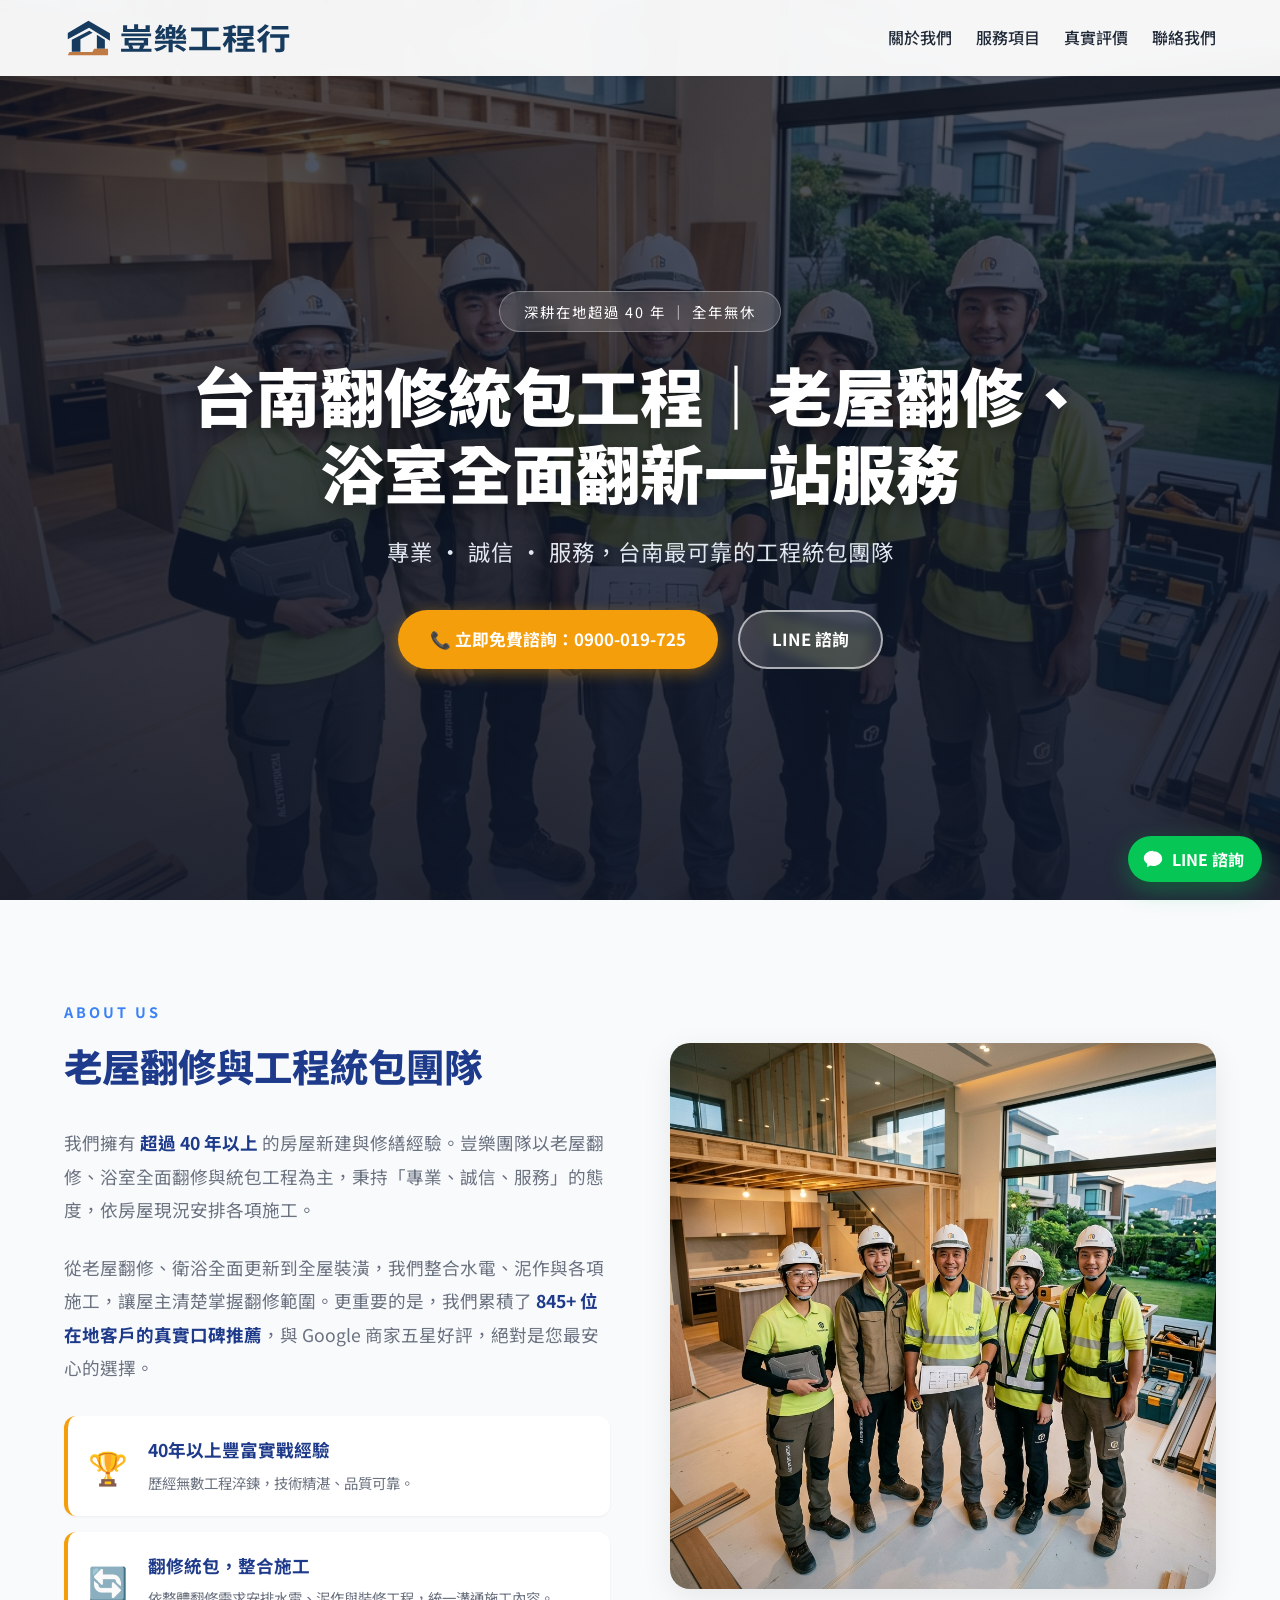
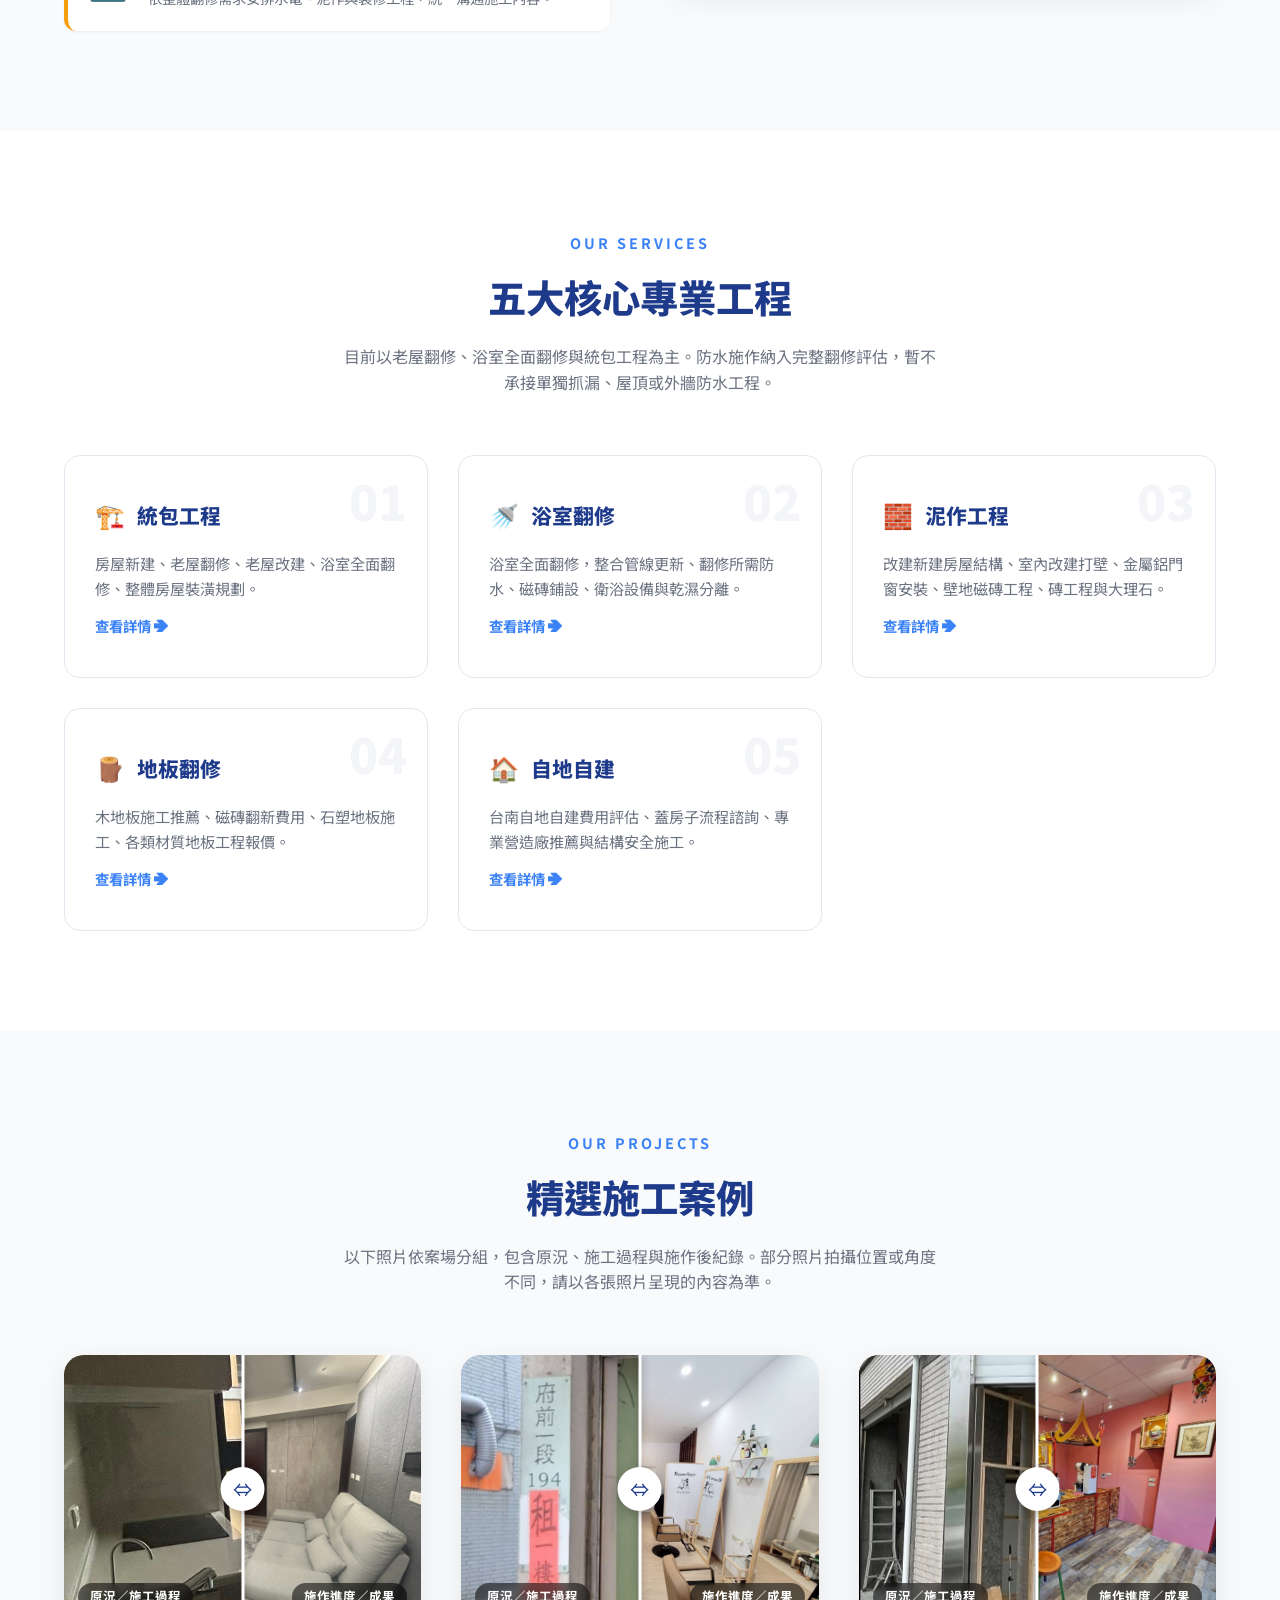
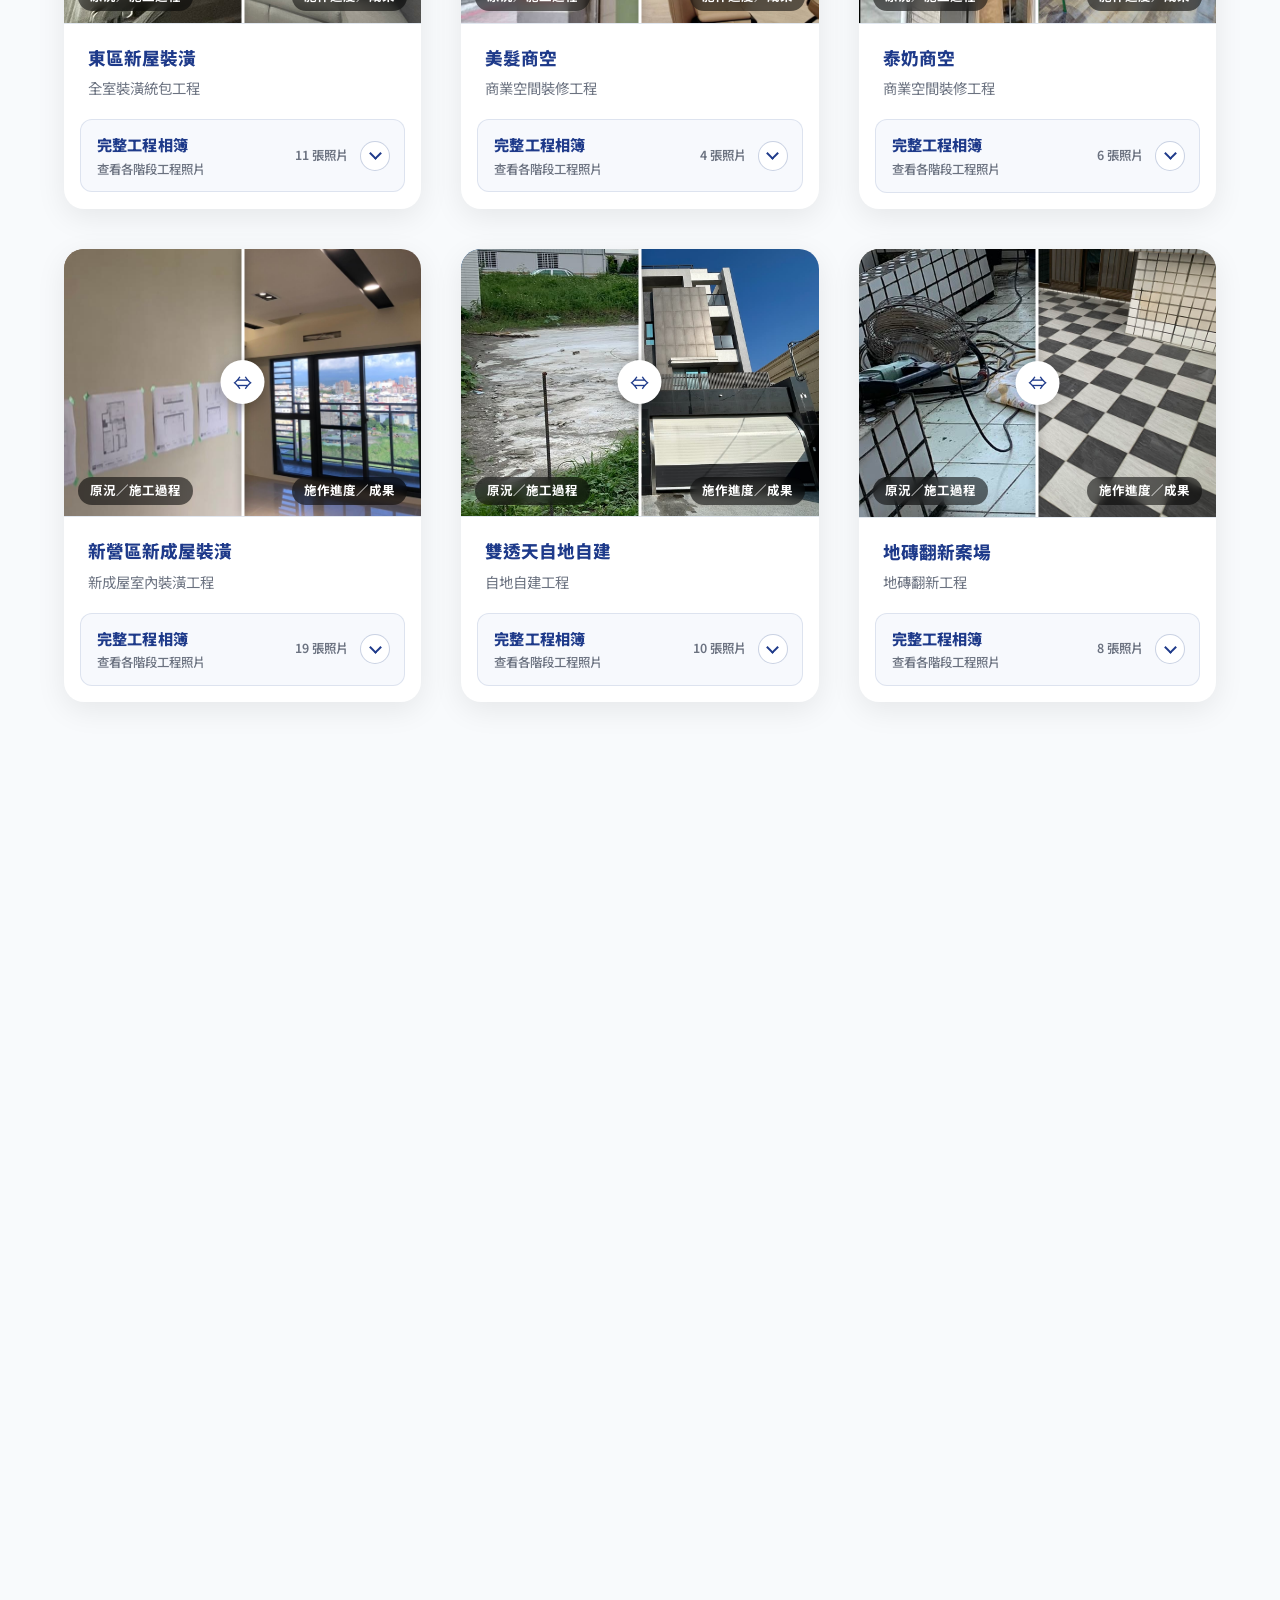
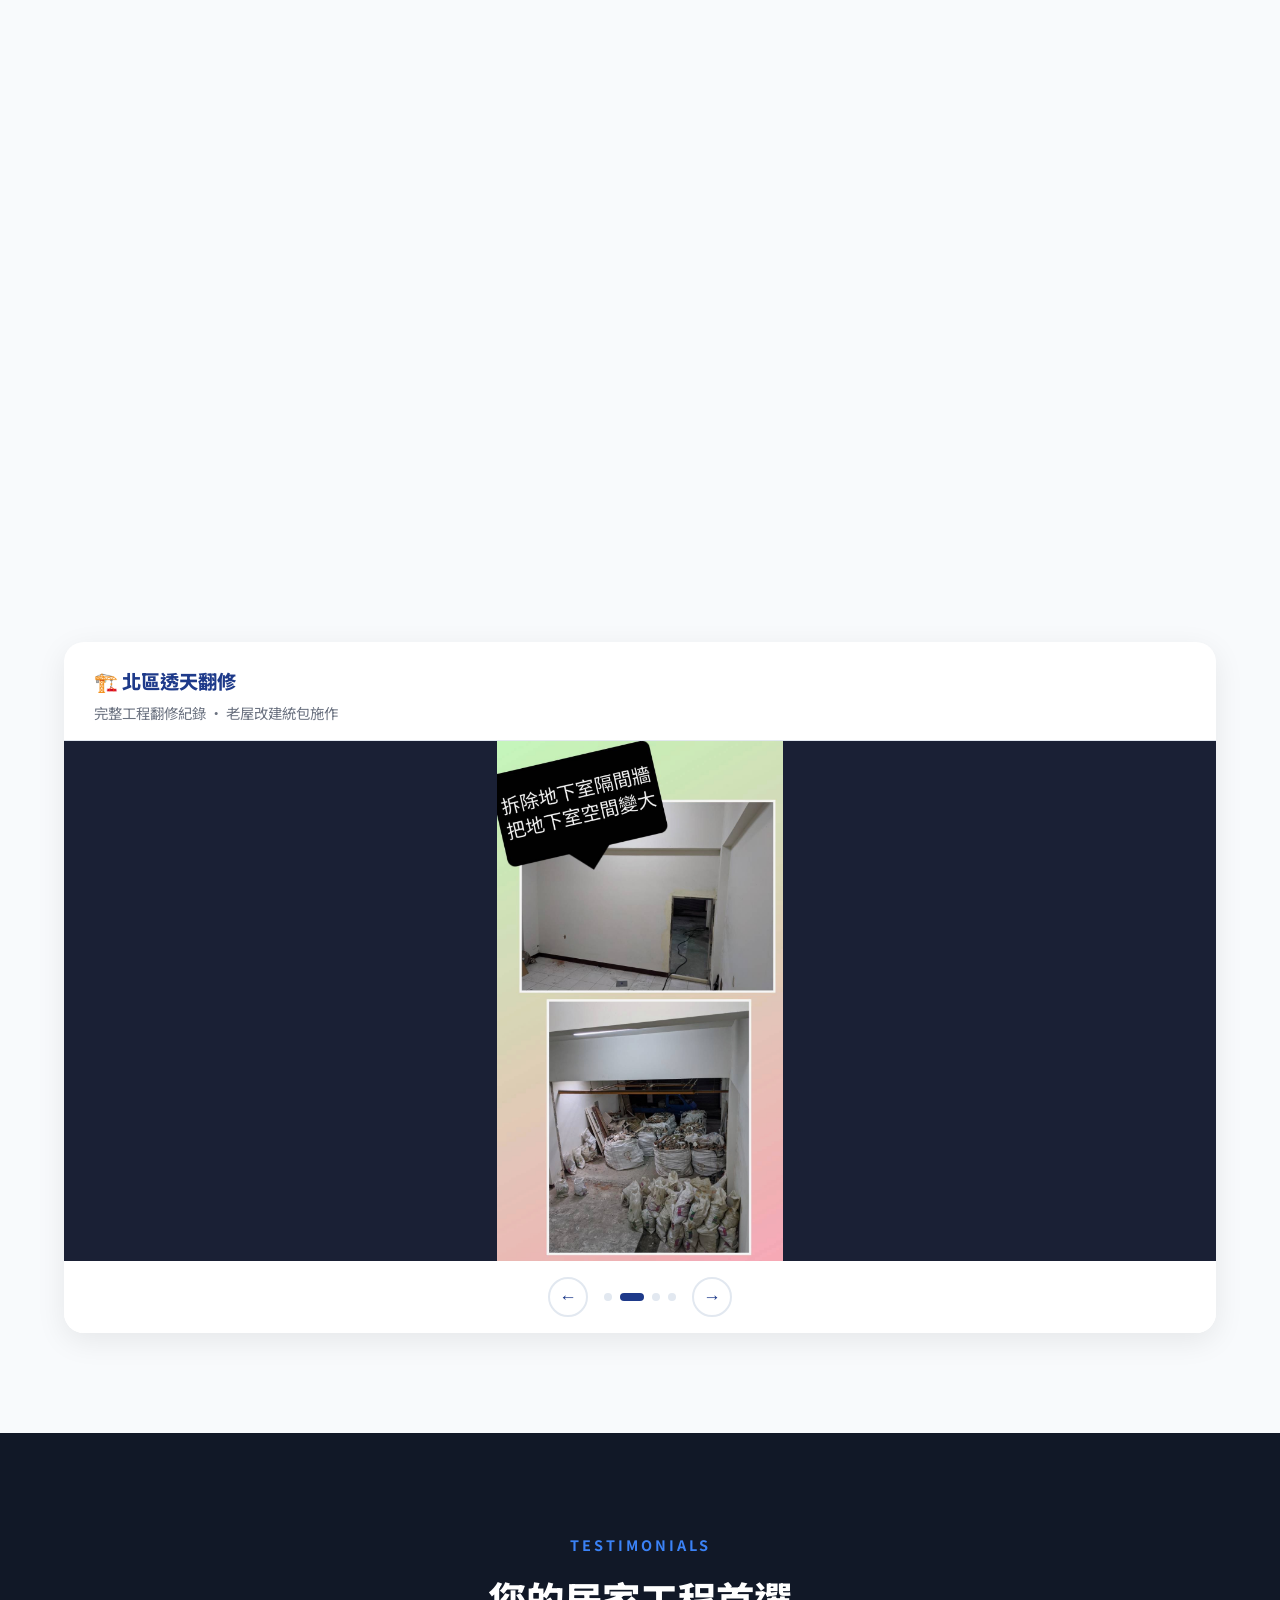
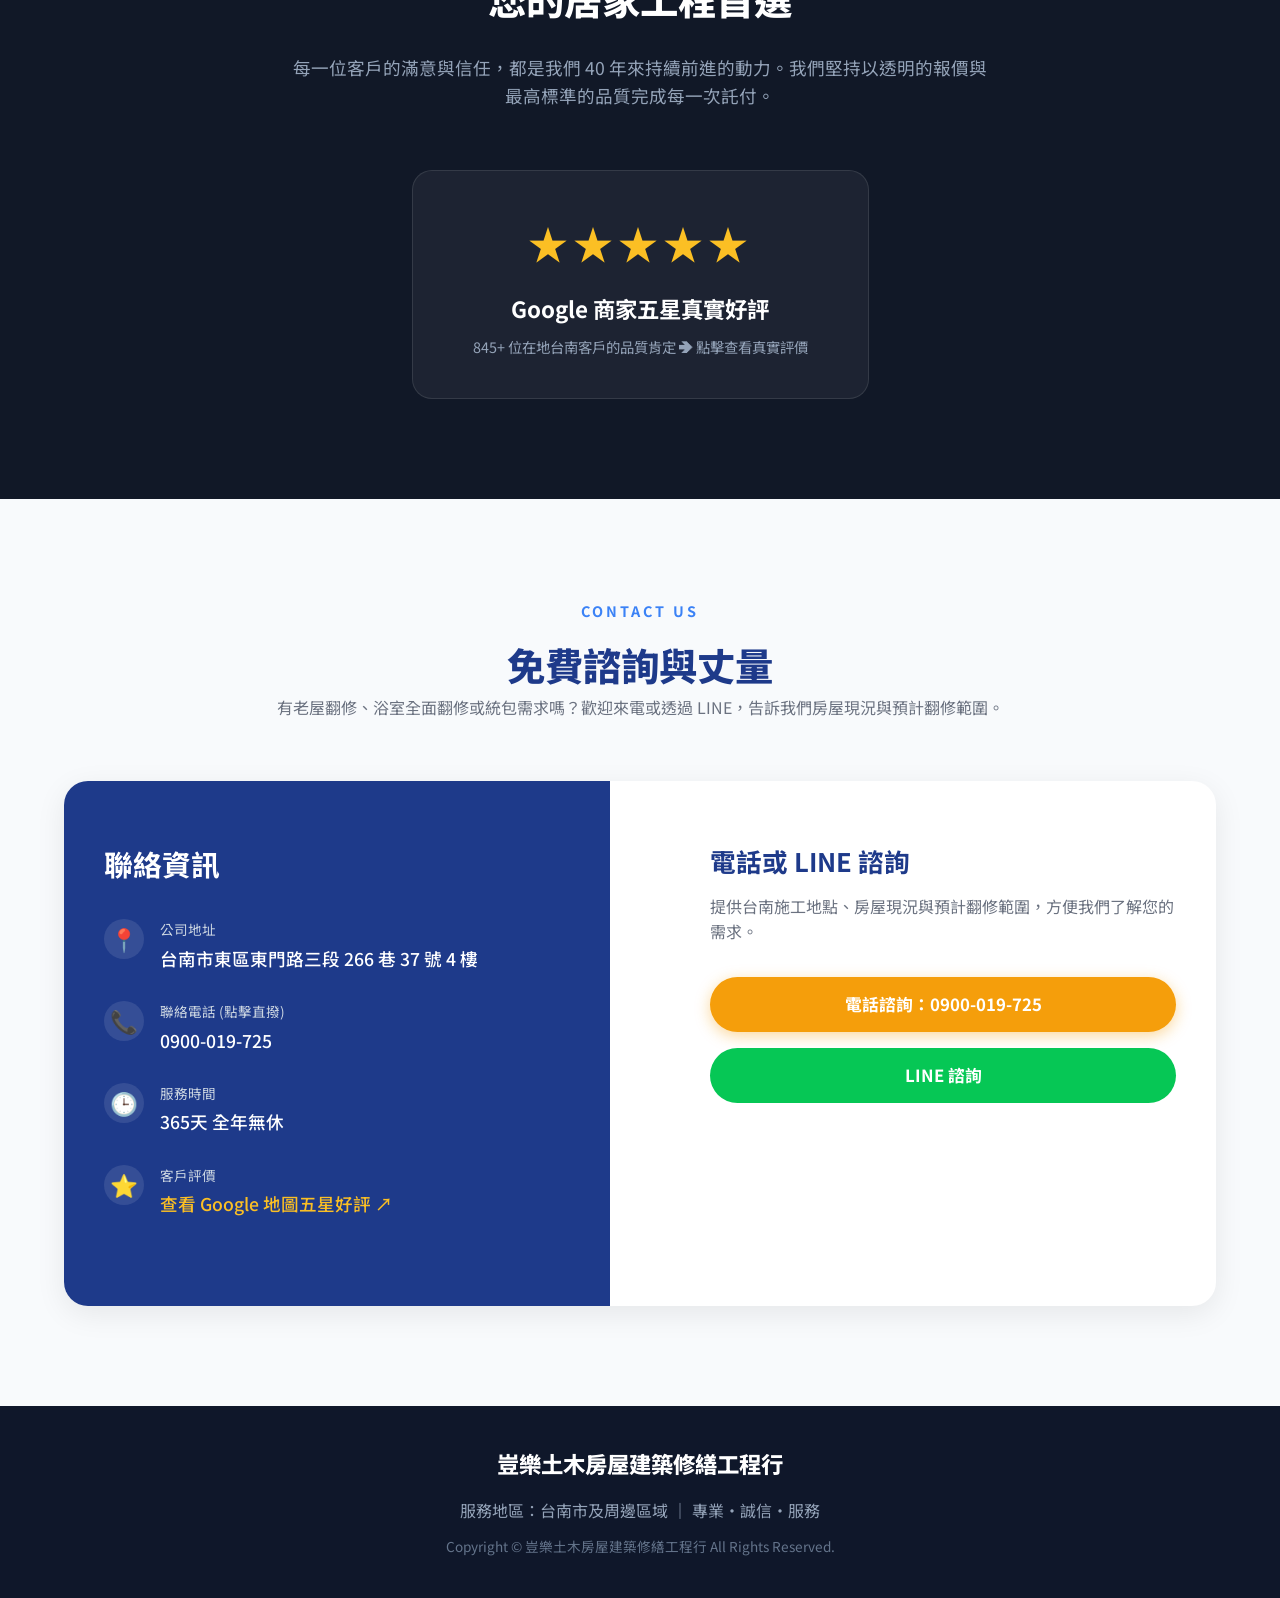
<file: index.html>
<!DOCTYPE html>
<html lang="zh-TW">
<head>
  <script src="assets/js/contact.js"></script>
  <meta charset="UTF-8">
  <meta name="viewport" content="width=device-width, initial-scale=1.0">
  <title>豈樂土木房屋建築修繕工程行｜台南統包工程、水電、泥作、翻修推薦</title>
  <meta name="description" content="豈樂工程行提供台南老屋翻修、浴室全面翻修與工程統包，整合水電、泥作、木工及地板施工。依房屋現況與翻修需求規劃工程範圍，歡迎預約現場評估與估價。">
  
  <!-- Preconnect and Google Fonts -->
  <link rel="preconnect" href="https://fonts.googleapis.com">
  <link rel="preconnect" href="https://fonts.gstatic.com" crossorigin>
  <link href="https://fonts.googleapis.com/css2?family=Inter:wght@400;600&family=Noto+Sans+TC:wght@400;500;700;900&display=swap" rel="stylesheet">
  
  <link rel="stylesheet" href="assets/css/style.css">
  <link rel="stylesheet" href="assets/css/brickwork.css">
</head>
<body>

  <!-- 導覽列 -->
  <nav id="navbar">
    <div class="logo"><img class="brand-logo-header" src="assets/brand/qile-logo-header.svg" alt="豈樂工程行" width="1500" height="280"></div>
    <button class="nav-toggle" type="button" aria-label="切換導覽選單" aria-expanded="false" aria-controls="site-nav-links">
      <span></span>
      <span></span>
      <span></span>
    </button>
    <ul class="nav-links" id="site-nav-links">
      <li><a href="#about">關於我們</a></li>
      <li><a href="#services">服務項目</a></li>
      <li><a href="#reviews">真實評價</a></li>
      <li><a href="#contact">聯絡我們</a></li>
    </ul>
  </nav>

  <!-- 首屏主視覺 -->
  <header class="hero">
    <div class="hero-content">
      <div class="hero-badge fade-up">深耕在地超過 40 年 ｜ 全年無休</div>
      <h1 class="fade-up" style="transition-delay: 0.1s;">台南翻修統包工程｜老屋翻修、浴室全面翻新一站服務</h1>
      <p class="subtitle fade-up" style="transition-delay: 0.2s;">
        專業 · 誠信 · 服務，台南最可靠的工程統包團隊
      </p>
      <div class="hero-actions fade-up" style="transition-delay: 0.3s;">
        <a href="tel:0900019725" class="btn btn-primary">📞 立即免費諮詢：0900-019-725</a>
        <a href="https://line.me/R/ti/p/%40548mfdmm" class="btn btn-secondary" data-line-contact target="_blank" rel="noopener">LINE 諮詢</a>
      </div>
    </div>
  </header>

  <!-- 關於我們 -->
  <section id="about" class="section">
    <div class="container about-wrap">
      <div class="about-text fade-up">
        <div class="section-header" style="text-align: left; margin-bottom: 30px;">
          <span class="tag">ABOUT US</span>
          <h2>老屋翻修與工程統包團隊</h2>
        </div>
        <p>
          我們擁有 <span class="highlight">超過 40 年以上</span> 的房屋新建與修繕經驗。豈樂團隊以老屋翻修、浴室全面翻修與統包工程為主，秉持「專業、誠信、服務」的態度，依房屋現況安排各項施工。
        </p>
        <p>
          從老屋翻修、衛浴全面更新到全屋裝潢，我們整合水電、泥作與各項施工，讓屋主清楚掌握翻修範圍。更重要的是，我們累積了 <span class="highlight">845+ 位在地客戶的真實口碑推薦</span>，與 Google 商家五星好評，絕對是您最安心的選擇。
        </p>
        
        <div class="trust-badges">
          <div class="trust-badge">
            <div class="trust-icon">🏆</div>
            <div class="trust-info">
              <h4>40年以上豐富實戰經驗</h4>
              <p>歷經無數工程淬鍊，技術精湛、品質可靠。</p>
            </div>
          </div>
          <div class="trust-badge">
            <div class="trust-icon">🔄</div>
            <div class="trust-info">
              <h4>翻修統包，整合施工</h4>
              <p>依整體翻修需求安排水電、泥作與裝修工程，統一溝通施工內容。</p>
            </div>
          </div>
        </div>
      </div>
      <div class="about-image fade-up" style="transition-delay: 0.2s; border-radius: 20px; overflow: hidden; box-shadow: var(--shadow-md); display: flex;">
        <!-- 我們可以延用 Hero 的圖片或是放施工示意圖 -->
        <img src="assets/hero_bg.png" alt="專業亞洲工程人員" style="width: 100%; height: auto; object-fit: cover;">
      </div>
    </div>
  </section>

  <!-- 服務項目 -->
  <section id="services" class="section services">
    <div class="container">
      <div class="section-header fade-up">
        <span class="tag">OUR SERVICES</span>
        <h2>五大核心專業工程</h2>
        <!-- SEO 語意標題：豈樂工程行 — 台南在地老屋翻新、浴室翻修、地板施工專家 -->
        <p class="sr-only">豈樂工程行 — 台南在地老屋翻新、浴室翻修、地板施工專家</p>
        <!-- 各服務類型 SEO H2（爬蟲可索引、螢幕閱讀器友善） -->
        <h2 class="sr-only">台南老屋翻新費用｜30年以上老屋改造估價</h2>
        <h2 class="sr-only">台南浴室翻修費用｜浴室翻修推薦工程行</h2>
        <h2 class="sr-only">台南翻修泥作工程｜打壁、磁磚與統包配套估價</h2>
        <h2 class="sr-only">木地板施工推薦｜磁磚翻新費用｜台南地板工程</h2>
        <h2 class="sr-only">台南自地自建費用｜蓋房子流程｜營造廠推薦</h2>
        <p style="color: var(--text-muted); max-width: 600px; margin: 16px auto 0;">目前以老屋翻修、浴室全面翻修與統包工程為主。防水施作納入完整翻修評估，暫不承接單獨抓漏、屋頂或外牆防水工程。</p>
      </div>
      
      <div class="service-grid">
        <!-- Card 1 (老屋翻修) -->
        <a href="renovation.html" class="service-card fade-up" style="text-decoration: none;">
          <div class="service-number">01</div>
          <h3 class="service-title"><span class="service-icon">🏗️</span>統包工程</h3>
          <p class="service-desc">房屋新建、老屋翻修、老屋改建、浴室全面翻修、整體房屋裝潢規劃。</p>
          <p style="font-weight: 700; color: var(--primary-light); margin-top: 12px; font-size: 0.9rem;">查看詳情 ➔</p>
        </a>
        <!-- Card 2 (浴室翻修) -->
        <a href="bathroom.html" class="service-card fade-up" style="transition-delay: 0.1s; text-decoration: none;">
          <div class="service-number">02</div>
          <h3 class="service-title"><span class="service-icon">🚿</span>浴室翻修</h3>
          <p class="service-desc">浴室全面翻修，整合管線更新、翻修所需防水、磁磚鋪設、衛浴設備與乾濕分離。</p>
          <p style="font-weight: 700; color: var(--primary-light); margin-top: 12px; font-size: 0.9rem;">查看詳情 ➔</p>
        </a>
        <!-- Card 3 (泥作工程) -->
        <a href="masonry.html" class="service-card fade-up" style="transition-delay: 0.2s; text-decoration: none;">
          <div class="service-number">03</div>
          <h3 class="service-title"><span class="service-icon">🧱</span>泥作工程</h3>
          <p class="service-desc">改建新建房屋結構、室內改建打壁、金屬鋁門窗安裝、壁地磁磚工程、磚工程與大理石。</p>
          <p style="font-weight: 700; color: var(--primary-light); margin-top: 12px; font-size: 0.9rem;">查看詳情 ➔</p>
        </a>
        <!-- Card 4 (地板翻修) -->
        <a href="flooring.html" class="service-card fade-up" style="text-decoration: none;">
          <div class="service-number">04</div>
          <h3 class="service-title"><span class="service-icon">🪵</span>地板翻修</h3>
          <p class="service-desc">木地板施工推薦、磁磚翻新費用、石塑地板施工、各類材質地板工程報價。</p>
          <p style="font-weight: 700; color: var(--primary-light); margin-top: 12px; font-size: 0.9rem;">查看詳情 ➔</p>
        </a>
        <!-- Card 5 (自地自建) -->
        <a href="building.html" class="service-card fade-up" style="transition-delay: 0.1s; text-decoration: none;">
          <div class="service-number">05</div>
          <h3 class="service-title"><span class="service-icon">🏠</span>自地自建</h3>
          <p class="service-desc">台南自地自建費用評估、蓋房子流程諮詢、專業營造廠推薦與結構安全施工。</p>
          <p style="font-weight: 700; color: var(--primary-light); margin-top: 12px; font-size: 0.9rem;">查看詳情 ➔</p>
        </a>
      </div>
    </div>
  </section>

  <!-- 精選施工案例 -->
  <section id="portfolio" class="section portfolio-section">
    <div class="container">
      <div class="section-header fade-up">
        <span class="tag">OUR PROJECTS</span>
        <h2>精選施工案例</h2>
        <p style="color: var(--text-muted); max-width: 600px; margin: 16px auto 0;">以下照片依案場分組，包含原況、施工過程與施作後紀錄。部分照片拍攝位置或角度不同，請以各張照片呈現的內容為準。</p>
      </div>

      <!-- 施工前後比較器與完整工程相簿由 project-gallery.js 載入 -->
      <div class="portfolio-grid" id="portfolioCases"></div>

      <!-- 北區透天翻修 輪播 -->
      <div class="gallery-block fade-up">
        <div class="gallery-block-header">
          <h3>🏗️ 北區透天翻修</h3>
          <p>完整工程翻修紀錄 · 老屋改建統包施作</p>
        </div>
        <div class="carousel-track-wrap">
          <div class="carousel-track" id="carouselTrack">
            <img src="assets/北區透天翻修.JPG" alt="北區透天翻修 1">
            <img src="assets/北區透天翻修 (2).JPG" alt="北區透天翻修 2">
            <img src="assets/北區透天翻修 (3).JPG" alt="北區透天翻修 3">
            <img src="assets/北區透天翻修 (4).JPG" alt="北區透天翻修 4">
          </div>
        </div>
        <div class="carousel-controls">
          <button class="carousel-btn" id="carouselPrev" aria-label="上一張">&#8592;</button>
          <div class="carousel-dots" id="carouselDots">
            <div class="carousel-dot active" data-index="0"></div>
            <div class="carousel-dot" data-index="1"></div>
            <div class="carousel-dot" data-index="2"></div>
            <div class="carousel-dot" data-index="3"></div>
          </div>
          <button class="carousel-btn" id="carouselNext" aria-label="下一張">&#8594;</button>
        </div>
      </div>

    </div>
  </section>

  <!-- 第三方評價 -->
  <section id="reviews" class="section reviews">
    <div class="container">
      <div class="section-header fade-up">
        <span class="tag">TESTIMONIALS</span>
        <h2>您的居家工程首選</h2>
        <p>每一位客戶的滿意與信任，都是我們 40 年來持續前進的動力。我們堅持以透明的報價與最高標準的品質完成每一次託付。</p>
      </div>
      
      <a href="https://maps.app.goo.gl/oKbMAodU7fz2cE316" target="_blank" rel="noopener noreferrer" class="google-badge-large fade-up">
        <div class="stars">★★★★★</div>
        <div class="google-text">Google 商家五星真實好評</div>
        <div class="google-subtext">845+ 位在地台南客戶的品質肯定 ➔ 點擊查看真實評價</div>
      </a>
    </div>
  </section>

  <!-- 電話與 LINE 聯絡 -->
  <section id="contact" class="section contact-section">
    <div class="container">
      <div class="section-header fade-up">
        <span class="tag">CONTACT US</span>
        <h2>免費諮詢與丈量</h2>
        <p style="color: var(--text-muted);">有老屋翻修、浴室全面翻修或統包需求嗎？歡迎來電或透過 LINE，告訴我們房屋現況與預計翻修範圍。</p>
      </div>
      
      <div class="contact-wrapper fade-up">
        <!-- 左側聯絡資訊 -->
        <div class="contact-info-panel">
          <h3>聯絡資訊</h3>
          
          <div class="contact-item">
            <div class="icon">📍</div>
            <div class="contact-item-text">
              <span>公司地址</span>
              <strong>台南市東區東門路三段 266 巷 37 號 4 樓</strong>
            </div>
          </div>
          
          <div class="contact-item">
            <div class="icon">📞</div>
            <div class="contact-item-text">
              <span>聯絡電話 (點擊直撥)</span>
              <strong><a href="tel:0900019725" style="color:#fff; text-decoration:none;">0900-019-725</a></strong>
            </div>
          </div>
          
          <div class="contact-item">
            <div class="icon">🕒</div>
            <div class="contact-item-text">
              <span>服務時間</span>
              <strong>365天 全年無休</strong>
            </div>
          </div>

          <div class="contact-item">
            <div class="icon">⭐</div>
            <div class="contact-item-text">
              <span>客戶評價</span>
              <strong><a href="https://maps.app.goo.gl/oKbMAodU7fz2cE316" target="_blank" style="color:#fbbf24; text-decoration:none;">查看 Google 地圖五星好評 ↗</a></strong>
            </div>
          </div>
        </div>
        
        <!-- 電話與 LINE 諮詢 -->
        <div class="contact-actions-panel">
          <h3>電話或 LINE 諮詢</h3>
          <p>提供台南施工地點、房屋現況與預計翻修範圍，方便我們了解您的需求。</p>
          <div class="contact-actions">
            <a href="tel:0900019725" class="btn btn-primary">電話諮詢：0900-019-725</a>
            <a href="https://line.me/R/ti/p/%40548mfdmm" class="btn btn-line" data-line-contact target="_blank" rel="noopener">LINE 諮詢</a>
          </div>
        </div>
      </div>
    </div>
  </section>

  <!-- 頁尾 -->
  <footer>
    <div class="logo-bottom">豈樂土木房屋建築修繕工程行</div>
    <p style="margin-bottom: 12px;">服務地區：台南市及周邊區域 ｜ 專業・誠信・服務</p>
    <p style="font-size: 0.85rem; color: #64748b;">Copyright &copy; 豈樂土木房屋建築修繕工程行 All Rights Reserved.</p>
  </footer>

  <script src="assets/js/project-gallery.js"></script>
  <!-- 簡易滾動動畫 Script -->
  <script src="assets/js/main.js"></script>

</body>
</html>
</file>
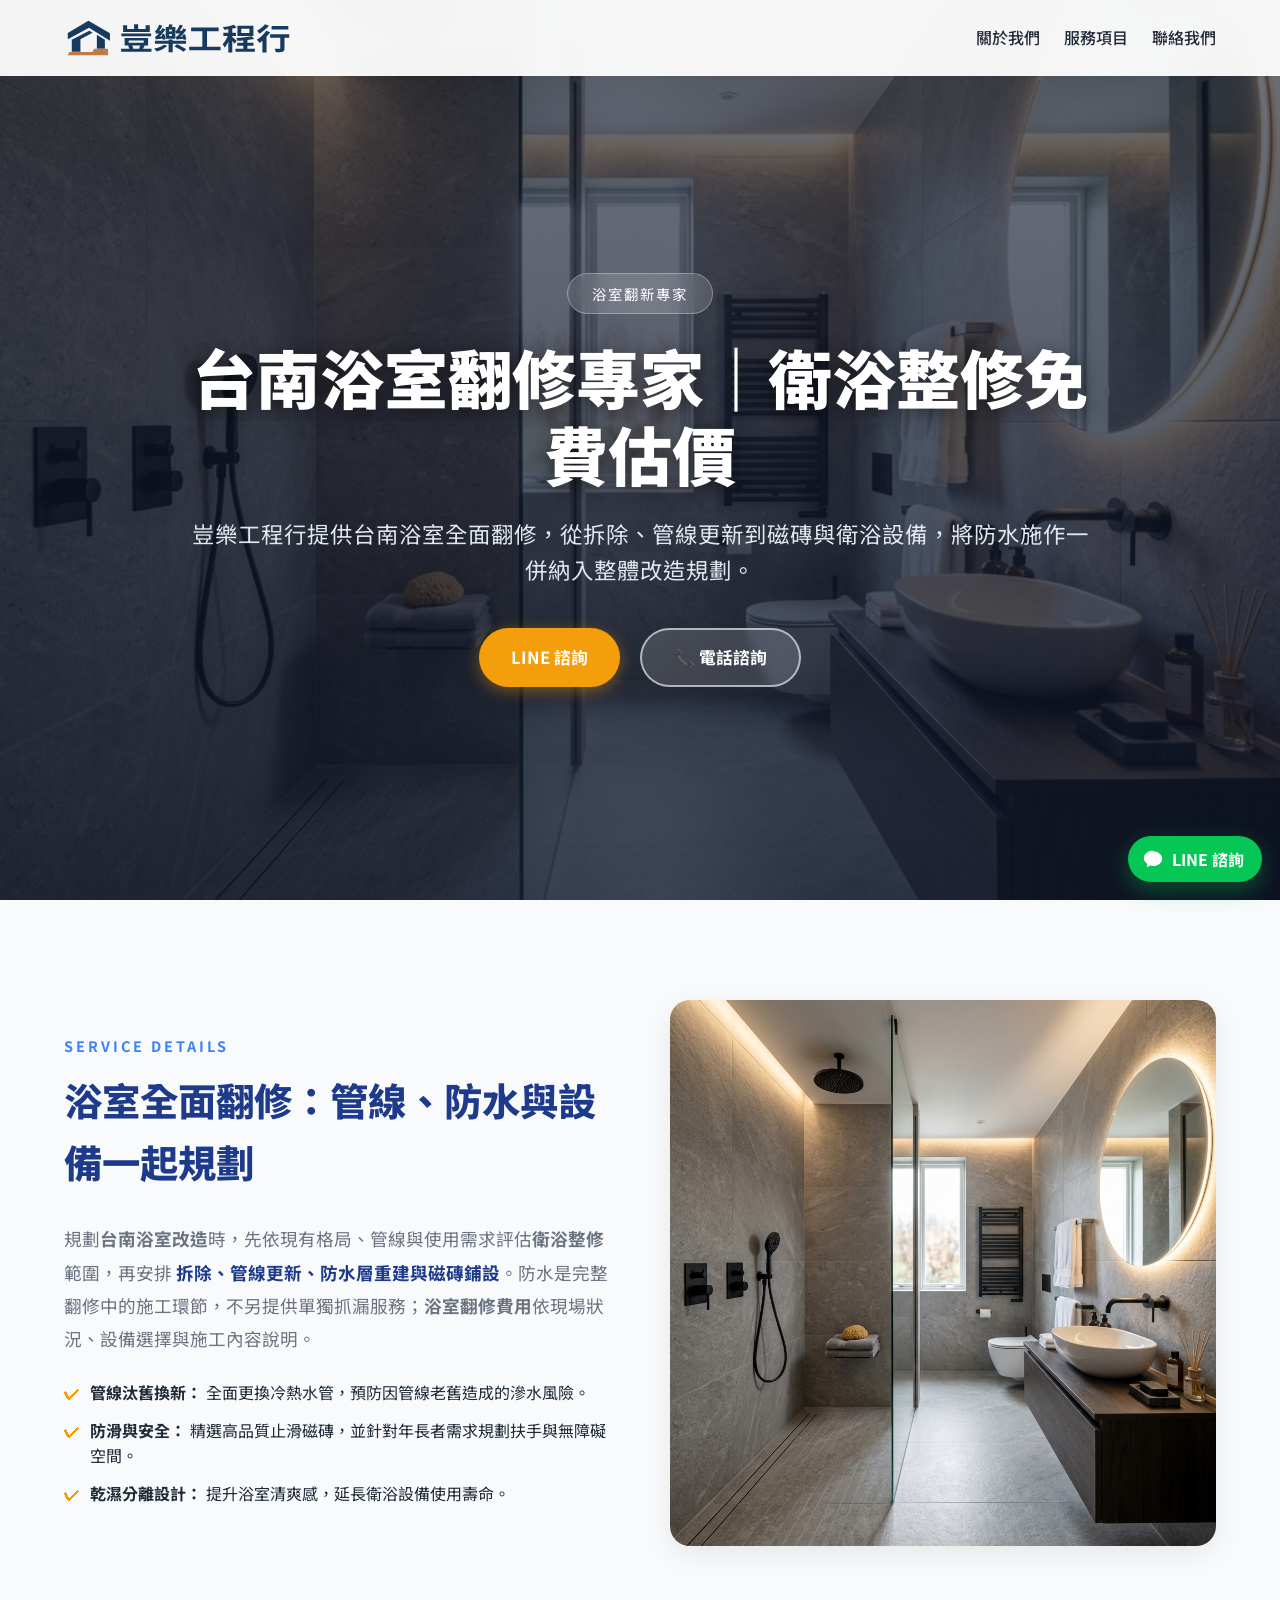
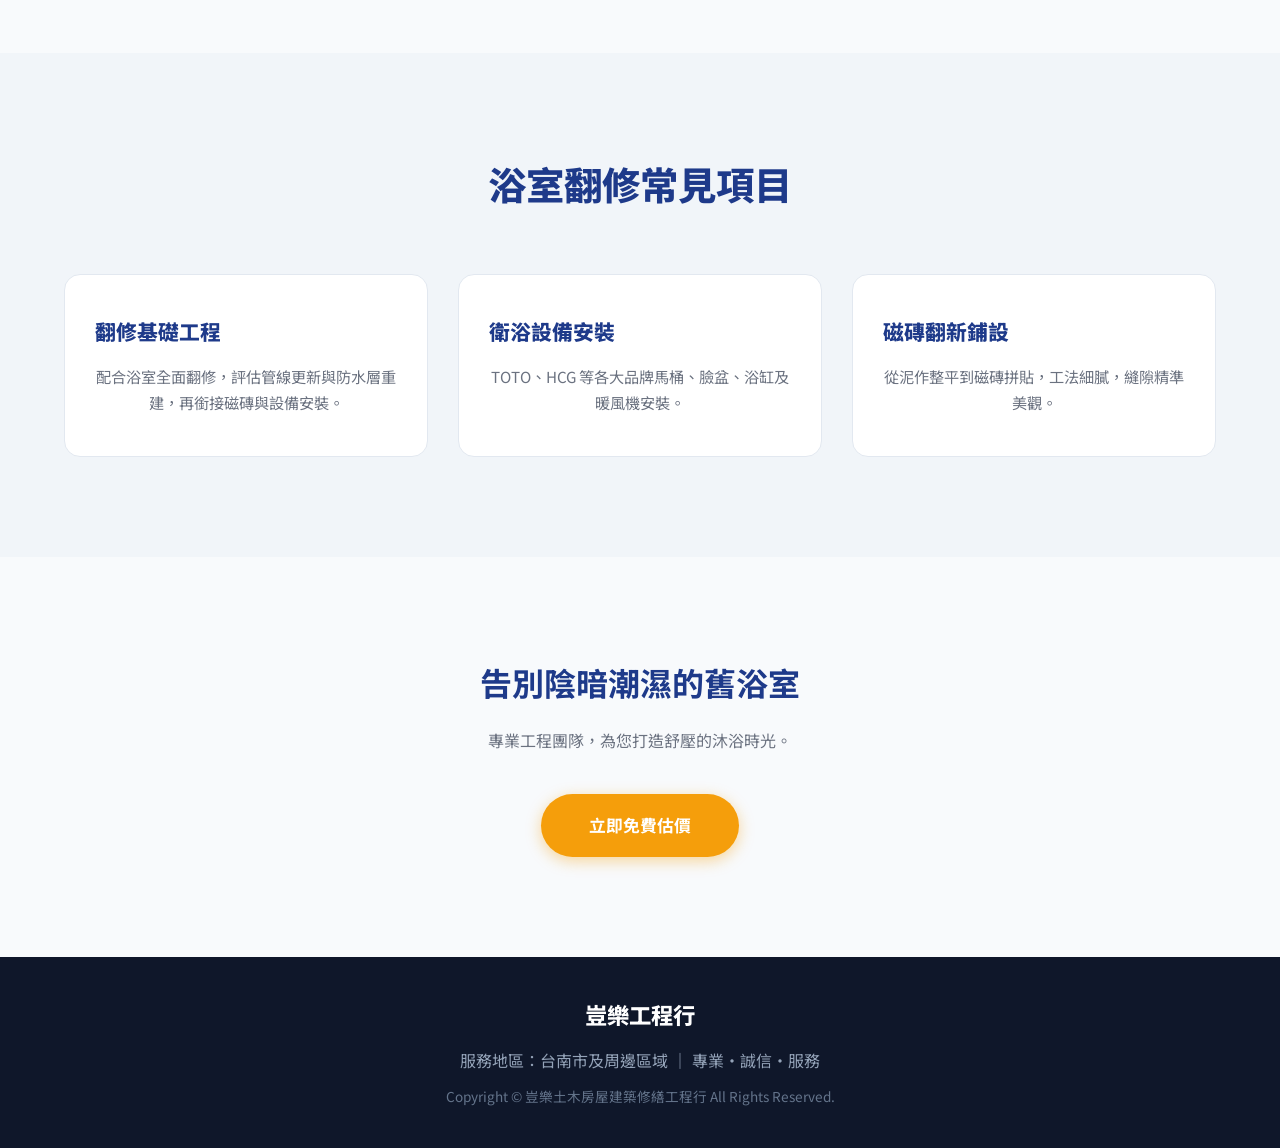
<file: bathroom.html>
<!DOCTYPE html>
<html lang="zh-TW">
<head>
  <!-- Google tag (gtag.js) -->
  <script async src="https://www.googletagmanager.com/gtag/js?id=AW-18055428591"></script>
  <script>
    window.dataLayer = window.dataLayer || [];
    function gtag(){dataLayer.push(arguments);}
    gtag('js', new Date());
    gtag('config', 'G-RPTY6TW3ZX');
    gtag('config', 'AW-18055428591');
  </script>
  <meta charset="UTF-8">
  <meta name="viewport" content="width=device-width, initial-scale=1.0">
  <title>台南浴室翻修費用｜衛浴整修推薦｜台南浴室改造｜豈樂工程行</title>
  <meta name="description" content="台南浴室全面翻修，整合拆除、管線更新、防水層重建、磁磚與衛浴設備安裝。依現場狀況規劃翻修內容與費用，歡迎預約評估浴室改造需求。">
  
  <!-- Preconnect and Google Fonts -->
  <link rel="preconnect" href="https://fonts.googleapis.com">
  <link rel="preconnect" href="https://fonts.gstatic.com" crossorigin>
  <link href="https://fonts.googleapis.com/css2?family=Inter:wght@400;600&family=Noto+Sans+TC:wght@400;500;700;900&display=swap" rel="stylesheet">
  
  <link rel="stylesheet" href="assets/css/style.css">
  <style>
    .service-hero {
      background: linear-gradient(to bottom, rgba(15, 23, 42, 0.6), rgba(15, 23, 42, 0.8)),
                  url('assets/bathroom_hero.png') center/cover no-repeat;
    }
  </style>
</head>
<body>

  <!-- 導覽列 -->
  <nav id="navbar">
    <a href="index.html" class="logo" style="text-decoration: none;"><img class="brand-logo-header" src="assets/brand/qile-logo-header.svg" alt="豈樂工程行" width="1500" height="280"></a>
    <button class="nav-toggle" type="button" aria-label="切換導覽選單" aria-expanded="false" aria-controls="site-nav-links">
      <span></span>
      <span></span>
      <span></span>
    </button>
    <ul class="nav-links" id="site-nav-links">
      <li><a href="index.html#about">關於我們</a></li>
      <li><a href="index.html#services">服務項目</a></li>
      <li><a href="index.html#contact">聯絡我們</a></li>
    </ul>
  </nav>

  <!-- Service Hero -->
  <header class="hero service-hero">
    <div class="hero-content">
      <div class="hero-badge fade-up">浴室翻新專家</div>
      <h1 class="fade-up">台南浴室翻修專家｜衛浴整修免費估價</h1>
      <p class="subtitle fade-up">
        豈樂工程行提供台南浴室全面翻修，從拆除、管線更新到磁磚與衛浴設備，將防水施作一併納入整體改造規劃。
      </p>
      <div class="hero-actions fade-up">
        <a href="https://line.me/R/ti/p/%40548mfdmm" class="btn btn-primary" data-line-contact target="_blank" rel="noopener">LINE 諮詢</a>
        <a href="tel:0900019725" class="btn btn-secondary">📞 電話諮詢</a>
      </div>
    </div>
  </header>

  <!-- 服務內容說明 -->
  <section class="section">
    <div class="container">
      <div class="about-wrap">
        <div class="about-text fade-up">
          <div class="section-header" style="text-align: left; margin-bottom: 30px;">
            <span class="tag">SERVICE DETAILS</span>
            <h2>浴室全面翻修：管線、防水與設備一起規劃</h2>
          </div>
          <p>
            規劃<strong>台南浴室改造</strong>時，先依現有格局、管線與使用需求評估<strong>衛浴整修</strong>範圍，再安排 <span class="highlight">拆除、管線更新、防水層重建與磁磚鋪設</span>。防水是完整翻修中的施工環節，不另提供單獨抓漏服務；<strong>浴室翻修費用</strong>依現場狀況、設備選擇與施工內容說明。
          </p>
          <ul style="list-style: none; margin-top: 20px;">
            <li style="margin-bottom: 12px; display: flex; align-items: flex-start; gap: 10px;">
              <span style="color: var(--accent);">✔</span>
              <span><strong>管線汰舊換新：</strong> 全面更換冷熱水管，預防因管線老舊造成的滲水風險。</span>
            </li>
            <li style="margin-bottom: 12px; display: flex; align-items: flex-start; gap: 10px;">
              <span style="color: var(--accent);">✔</span>
              <span><strong>防滑與安全：</strong> 精選高品質止滑磁磚，並針對年長者需求規劃扶手與無障礙空間。</span>
            </li>
            <li style="margin-bottom: 12px; display: flex; align-items: flex-start; gap: 10px;">
              <span style="color: var(--accent);">✔</span>
              <span><strong>乾濕分離設計：</strong> 提升浴室清爽感，延長衛浴設備使用壽命。</span>
            </li>
          </ul>
        </div>
        <div class="about-image fade-up">
          <img src="assets/bathroom_hero.png" alt="浴室翻新示意圖" style="width: 100%; border-radius: 20px; box-shadow: var(--shadow-md);">
        </div>
      </div>
    </div>
  </section>

  <!-- 核心價值區塊 -->
  <section class="section" style="background: #f1f5f9; color: var(--text-main); text-align: center;">
    <div class="container">
      <div class="section-header">
        <h2>浴室翻修常見項目</h2>
      </div>
      <div class="service-grid">
        <div class="service-card" style="background: #fff;">
          <h3 class="service-title">翻修基礎工程</h3>
          <p class="service-desc">配合浴室全面翻修，評估管線更新與防水層重建，再銜接磁磚與設備安裝。</p>
        </div>
        <div class="service-card" style="background: #fff;">
          <h3 class="service-title">衛浴設備安裝</h3>
          <p class="service-desc">TOTO、HCG 等各大品牌馬桶、臉盆、浴缸及暖風機安裝。</p>
        </div>
        <div class="service-card" style="background: #fff;">
          <h3 class="service-title">磁磚翻新鋪設</h3>
          <p class="service-desc">從泥作整平到磁磚拼貼，工法細膩，縫隙精準美觀。</p>
        </div>
      </div>
    </div>
  </section>

  <!-- CTA -->
  <section class="section" style="text-align: center;">
    <div class="container">
      <h2 style="font-size: 2rem; margin-bottom: 20px; color: var(--primary);">告別陰暗潮濕的舊浴室</h2>
      <p style="color: var(--text-muted); margin-bottom: 40px;">專業工程團隊，為您打造舒壓的沐浴時光。</p>
      <a href="index.html?service=bathroom#contact" class="btn btn-primary" style="padding: 18px 48px;">立即免費估價</a>
    </div>
  </section>

  <!-- 頁尾 -->
  <footer>
    <div class="logo-bottom">豈樂工程行</div>
    <p style="margin-bottom: 12px;">服務地區：台南市及周邊區域 ｜ 專業・誠信・服務</p>
    <p style="font-size: 0.85rem; color: #64748b;">Copyright &copy; 豈樂土木房屋建築修繕工程行 All Rights Reserved.</p>
  </footer>

  <script src="assets/js/main.js"></script>
</body>
</html>
</file>
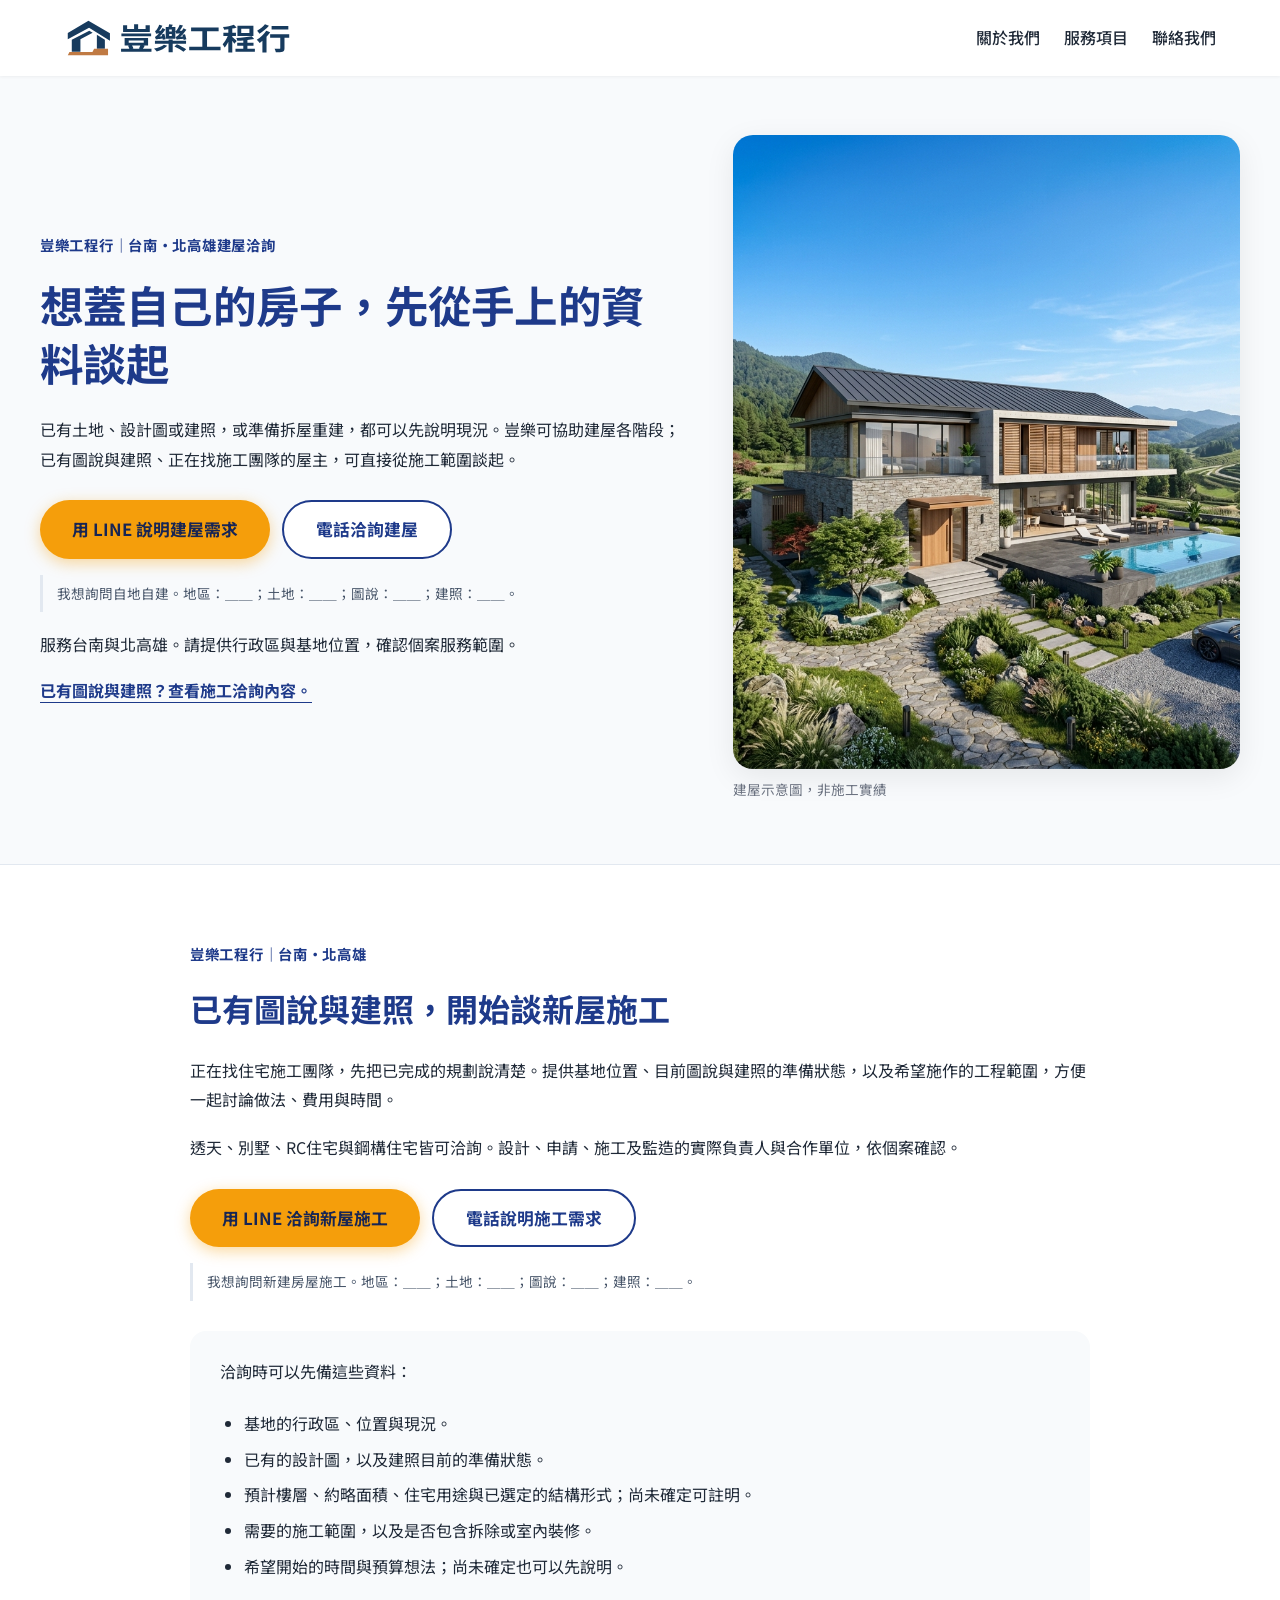
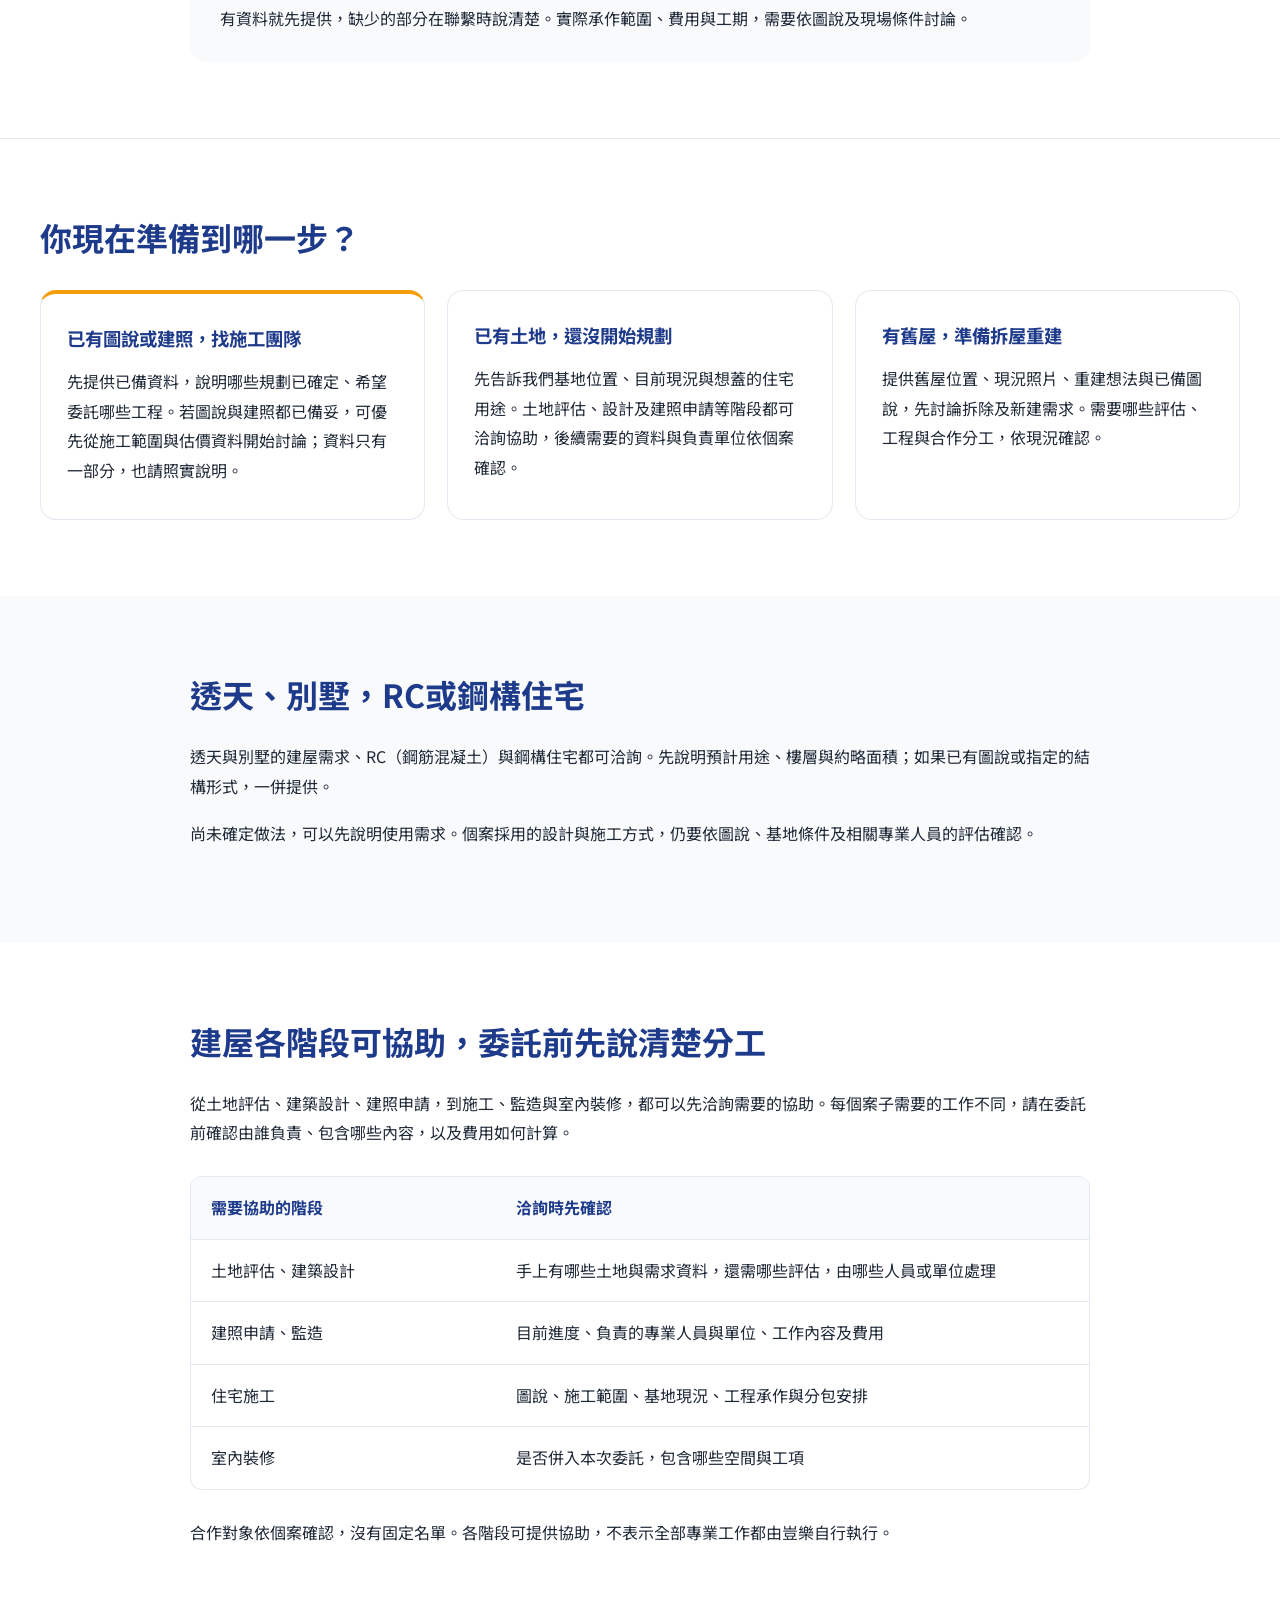
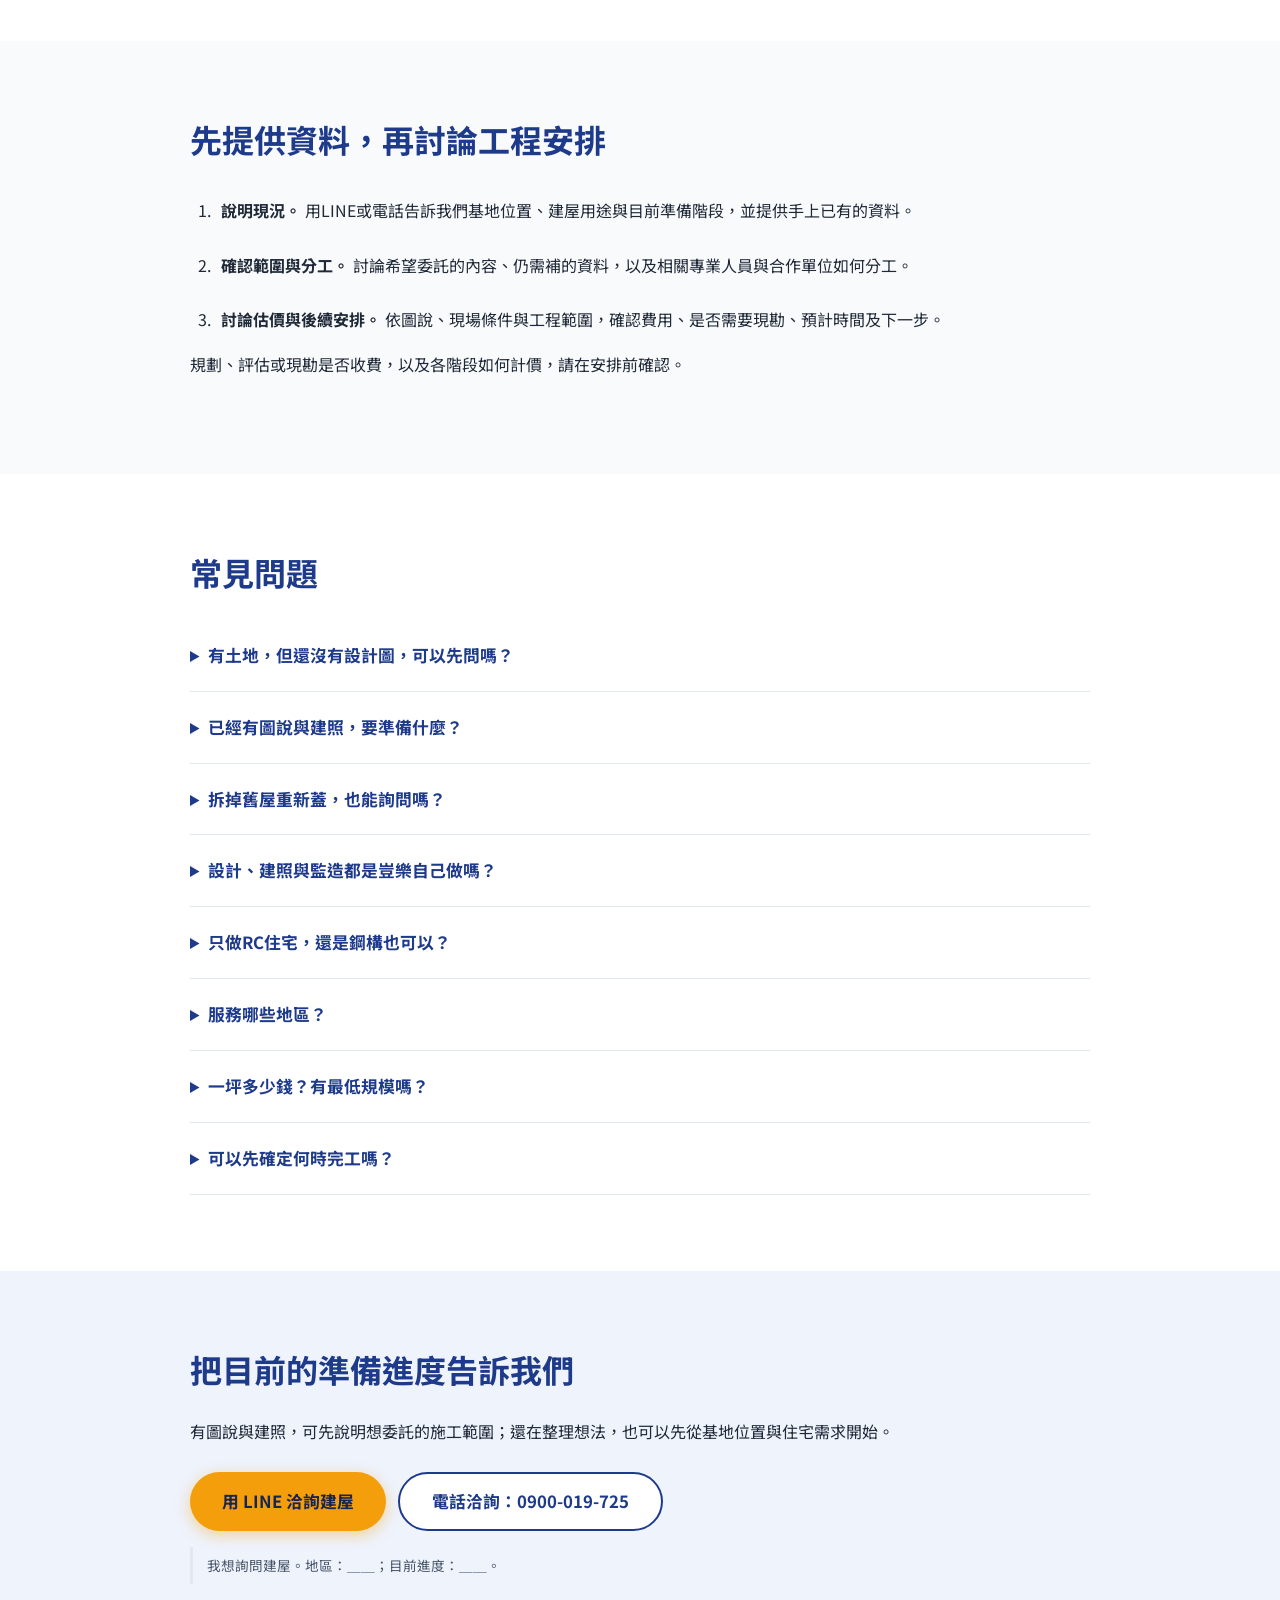
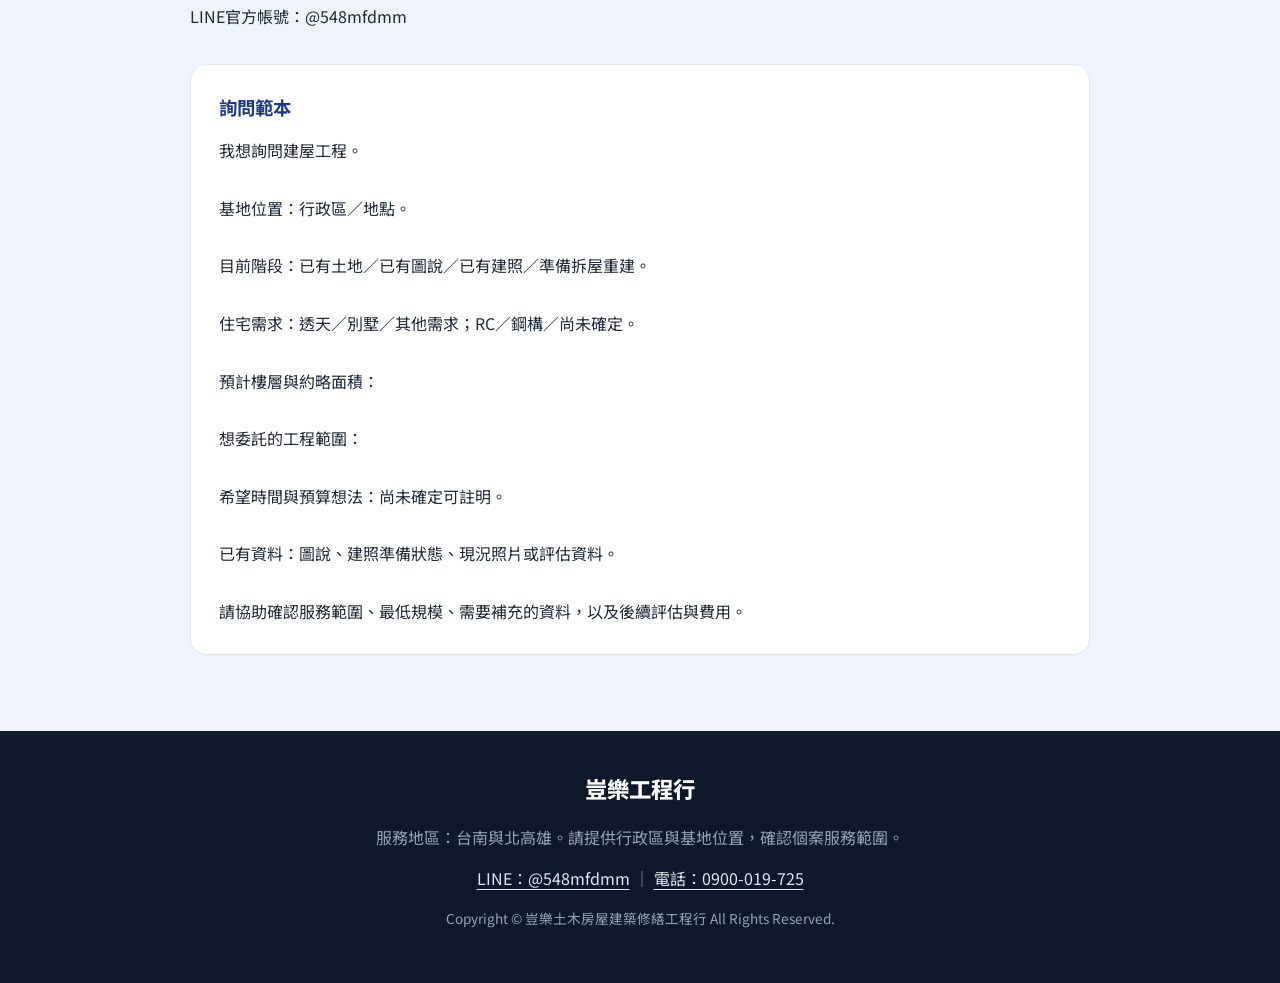
<file: building.html>
<!DOCTYPE html>
<html lang="zh-TW">
<head>
  <meta charset="UTF-8">
  <meta name="viewport" content="width=device-width, initial-scale=1.0">
  <title>自地自建與新建房屋｜台南・北高雄｜豈樂工程行</title>
  <meta name="description" content="有土地、已有圖說與建照，或準備拆屋重建，都可向豈樂工程行洽詢。可協助透天、別墅、RC與鋼構住宅建屋需求，服務台南與北高雄；先說明基地現況與準備階段，再討論施工範圍、分工與費用。">
  <link rel="preconnect" href="https://fonts.googleapis.com">
  <link rel="preconnect" href="https://fonts.gstatic.com" crossorigin>
  <link href="https://fonts.googleapis.com/css2?family=Inter:wght@400;600&family=Noto+Sans+TC:wght@400;500;700;900&display=swap" rel="stylesheet">
  <link rel="stylesheet" href="assets/css/style.css">
  <script src="assets/js/contact.js"></script>
</head>
<body class="building-page">
<nav id="navbar">
    <a href="index.html" class="logo" style="text-decoration: none;"><img class="brand-logo-header" src="assets/brand/qile-logo-header.svg" alt="豈樂工程行" width="1500" height="280"></a>
    <button class="nav-toggle" type="button" aria-label="切換導覽選單" aria-expanded="false" aria-controls="site-nav-links">
      <span></span>
      <span></span>
      <span></span>
    </button>
    <ul class="nav-links" id="site-nav-links">
      <li><a href="index.html#about">關於我們</a></li>
      <li><a href="index.html#services">服務項目</a></li>
      <li><a href="#building-contact">聯絡我們</a></li>
    </ul>
  </nav>
<main>
  <header id="self-build" class="building-hero" aria-labelledby="building-title">
    <div class="container building-hero-grid">
      <div class="building-hero-copy">
        <p class="building-eyebrow">豈樂工程行｜台南・北高雄建屋洽詢</p>
        <h1 id="building-title">想蓋自己的房子，先從手上的資料談起</h1><p>已有土地、設計圖或建照，或準備拆屋重建，都可以先說明現況。豈樂可協助建屋各階段；已有圖說與建照、正在找施工團隊的屋主，可直接從施工範圍談起。</p>
        <div class="contact-actions building-actions"><a href="https://line.me/R/ti/p/%40548mfdmm" class="btn btn-primary" data-line-contact data-service-interest="self_build" data-cta-location="hero" target="_blank" rel="noopener">用 LINE 說明建屋需求</a><a href="tel:0900019725" class="btn btn-secondary" data-service-interest="self_build" data-cta-location="hero">電話洽詢建屋</a></div>
        <p class="building-message" data-building-message data-service-interest="self_build"></p>
        <p>服務台南與北高雄。請提供行政區與基地位置，確認個案服務範圍。</p>
        <a class="building-text-link" href="#new-house">已有圖說與建照？查看施工洽詢內容。</a>
      </div>
      <figure class="building-illustration"><img src="assets/building_hero.png" alt="自地自建示意圖" width="1024" height="1024"><figcaption>建屋示意圖，非施工實績</figcaption></figure>
    </div>
  </header>
  <section id="new-house" class="building-section building-new-house" aria-labelledby="new-house-title">
    <div class="container building-narrow">
      <p class="building-eyebrow">豈樂工程行｜台南・北高雄</p>
      <h2 id="new-house-title">已有圖說與建照，開始談新屋施工</h2>
<p>正在找住宅施工團隊，先把已完成的規劃說清楚。提供基地位置、目前圖說與建照的準備狀態，以及希望施作的工程範圍，方便一起討論做法、費用與時間。</p>
<p>透天、別墅、RC住宅與鋼構住宅皆可洽詢。設計、申請、施工及監造的實際負責人與合作單位，依個案確認。</p>
      <div class="contact-actions building-actions"><a href="https://line.me/R/ti/p/%40548mfdmm" class="btn btn-primary" data-line-contact data-service-interest="new_home" data-cta-location="contact_section" target="_blank" rel="noopener">用 LINE 洽詢新屋施工</a><a href="tel:0900019725" class="btn btn-secondary" data-service-interest="new_home" data-cta-location="contact_section">電話說明施工需求</a></div>
      <p class="building-message" data-building-message data-service-interest="new_home"></p>
      <div class="building-preparation"><p>洽詢時可以先備這些資料：</p>
<ul class="building-list"><li>基地的行政區、位置與現況。</li><li>已有的設計圖，以及建照目前的準備狀態。</li><li>預計樓層、約略面積、住宅用途與已選定的結構形式；尚未確定可註明。</li><li>需要的施工範圍，以及是否包含拆除或室內裝修。</li><li>希望開始的時間與預算想法；尚未確定也可以先說明。</li></ul>
<p>有資料就先提供，缺少的部分在聯繫時說清楚。實際承作範圍、費用與工期，需要依圖說及現場條件討論。</p></div>
    </div>
  </section>
  <section class="building-section"><div class="container"><h2>你現在準備到哪一步？</h2><div class="building-card-grid"><article class="building-card"><h3>已有圖說或建照，找施工團隊</h3><p>先提供已備資料，說明哪些規劃已確定、希望委託哪些工程。若圖說與建照都已備妥，可優先從施工範圍與估價資料開始討論；資料只有一部分，也請照實說明。</p></article><article class="building-card"><h3>已有土地，還沒開始規劃</h3><p>先告訴我們基地位置、目前現況與想蓋的住宅用途。土地評估、設計及建照申請等階段都可洽詢協助，後續需要的資料與負責單位依個案確認。</p></article><article class="building-card"><h3>有舊屋，準備拆屋重建</h3><p>提供舊屋位置、現況照片、重建想法與已備圖說，先討論拆除及新建需求。需要哪些評估、工程與合作分工，依現況確認。</p></article></div></div></section>
  <section class="building-section building-tint"><div class="container building-narrow"><h2>透天、別墅，RC或鋼構住宅</h2>
<p>透天與別墅的建屋需求、RC（鋼筋混凝土）與鋼構住宅都可洽詢。先說明預計用途、樓層與約略面積；如果已有圖說或指定的結構形式，一併提供。</p>
<p>尚未確定做法，可以先說明使用需求。個案採用的設計與施工方式，仍要依圖說、基地條件及相關專業人員的評估確認。</p></div></section>
  <section class="building-section"><div class="container building-narrow"><h2>建屋各階段可協助，委託前先說清楚分工</h2>
<p>從土地評估、建築設計、建照申請，到施工、監造與室內裝修，都可以先洽詢需要的協助。每個案子需要的工作不同，請在委託前確認由誰負責、包含哪些內容，以及費用如何計算。</p>
<div class="building-table-wrap"><table><thead><tr><th scope="col">需要協助的階段</th><th scope="col">洽詢時先確認</th></tr></thead><tbody><tr><td>土地評估、建築設計</td><td>手上有哪些土地與需求資料，還需哪些評估，由哪些人員或單位處理</td></tr><tr><td>建照申請、監造</td><td>目前進度、負責的專業人員與單位、工作內容及費用</td></tr><tr><td>住宅施工</td><td>圖說、施工範圍、基地現況、工程承作與分包安排</td></tr><tr><td>室內裝修</td><td>是否併入本次委託，包含哪些空間與工項</td></tr></tbody></table></div>
<p>合作對象依個案確認，沒有固定名單。各階段可提供協助，不表示全部專業工作都由豈樂自行執行。</p></div></section>
  <section class="building-section building-tint"><div class="container building-narrow"><h2>先提供資料，再討論工程安排</h2>
<ol class="building-steps"><li><strong>說明現況。</strong> 用LINE或電話告訴我們基地位置、建屋用途與目前準備階段，並提供手上已有的資料。</li><li><strong>確認範圍與分工。</strong> 討論希望委託的內容、仍需補的資料，以及相關專業人員與合作單位如何分工。</li><li><strong>討論估價與後續安排。</strong> 依圖說、現場條件與工程範圍，確認費用、是否需要現勘、預計時間及下一步。</li></ol>
<p>規劃、評估或現勘是否收費，以及各階段如何計價，請在安排前確認。</p></div></section>
  <section class="building-section"><div class="container building-narrow"><h2>常見問題</h2><div class="building-faq"><details><summary>有土地，但還沒有設計圖，可以先問嗎？</summary><p>可以。先提供基地位置、現況與建屋想法，說明目前有哪些資料。土地評估、設計及申請等需要的協助與分工，依個案確認。</p></details><details><summary>已經有圖說與建照，要準備什麼？</summary><p>請提供基地位置、圖說與建照的準備狀態，並說明想委託的工程、希望時間及預算想法。已有圖說與建照的案件，可優先從施工範圍與估價資料談起。</p></details><details><summary>拆掉舊屋重新蓋，也能詢問嗎？</summary><p>可以。請提供舊屋位置、現況與重建想法；若已有評估資料或圖說，也可一併說明。拆除、新建及其他工作如何安排，依個案討論。</p></details><details><summary>設計、建照與監造都是豈樂自己做嗎？</summary><p>這些階段都可協助，但不代表全部自行執行。合作人員與單位依個案確認，委託前請先確認各方工作內容、相關資格及費用。</p></details><details><summary>只做RC住宅，還是鋼構也可以？</summary><p>RC與鋼構住宅都可洽詢，透天與別墅的需求也可提出。實際結構與施工方式仍需依個案圖說及評估確認。</p></details><details><summary>服務哪些地區？</summary><p>服務台南與北高雄。請先提供行政區與基地位置，確認個案能否安排。</p></details><details><summary>一坪多少錢？有最低規模嗎？</summary><p>費用需要看基地條件、圖說、材料與施工範圍，不能只用一個坪數確認。最低坪數、工程預算及評估或現勘費用，請在聯繫時詢問。</p></details><details><summary>可以先確定何時完工嗎？</summary><p>先說明希望時間，再依準備進度、圖說與工程範圍討論。實際工期與安排以個案確認為準。</p></details></div></div></section>
  <section id="building-contact" class="building-section building-contact" aria-labelledby="building-contact-title">
    <div class="container building-narrow">
      <h2 id="building-contact-title">把目前的準備進度告訴我們</h2>
<p>有圖說與建照，可先說明想委託的施工範圍；還在整理想法，也可以先從基地位置與住宅需求開始。</p>
      <div class="contact-actions building-actions"><a href="https://line.me/R/ti/p/%40548mfdmm" class="btn btn-primary" data-line-contact data-service-interest="homebuilding" data-cta-location="contact_section" target="_blank" rel="noopener">用 LINE 洽詢建屋</a><a href="tel:0900019725" class="btn btn-secondary" data-service-interest="homebuilding" data-cta-location="contact_section">電話洽詢：0900-019-725</a></div>
      <p class="building-message" data-building-message data-service-interest="homebuilding"></p>
      <p>LINE官方帳號：@548mfdmm</p>
      <div class="building-template"><h3>詢問範本</h3><pre tabindex="0" aria-label="可手動選取的建屋詢問範本">我想詢問建屋工程。

基地位置：行政區／地點。

目前階段：已有土地／已有圖說／已有建照／準備拆屋重建。

住宅需求：透天／別墅／其他需求；RC／鋼構／尚未確定。

預計樓層與約略面積：

想委託的工程範圍：

希望時間與預算想法：尚未確定可註明。

已有資料：圖說、建照準備狀態、現況照片或評估資料。

請協助確認服務範圍、最低規模、需要補充的資料，以及後續評估與費用。</pre></div>
    </div>
  </section>
</main>
<footer>
  <div class="logo-bottom">豈樂工程行</div>
  <p>服務地區：台南與北高雄。請提供行政區與基地位置，確認個案服務範圍。</p>
  <p><a href="https://line.me/R/ti/p/%40548mfdmm" data-line-contact data-service-interest="homebuilding" data-cta-location="footer" target="_blank" rel="noopener">LINE：@548mfdmm</a> ｜ <a href="tel:0900019725" data-service-interest="homebuilding" data-cta-location="footer">電話：0900-019-725</a></p>
  <p class="building-legal">Copyright &copy; 豈樂土木房屋建築修繕工程行 All Rights Reserved.</p>
</footer>
<script src="assets/js/main.js"></script>
</body>
</html>
</file>
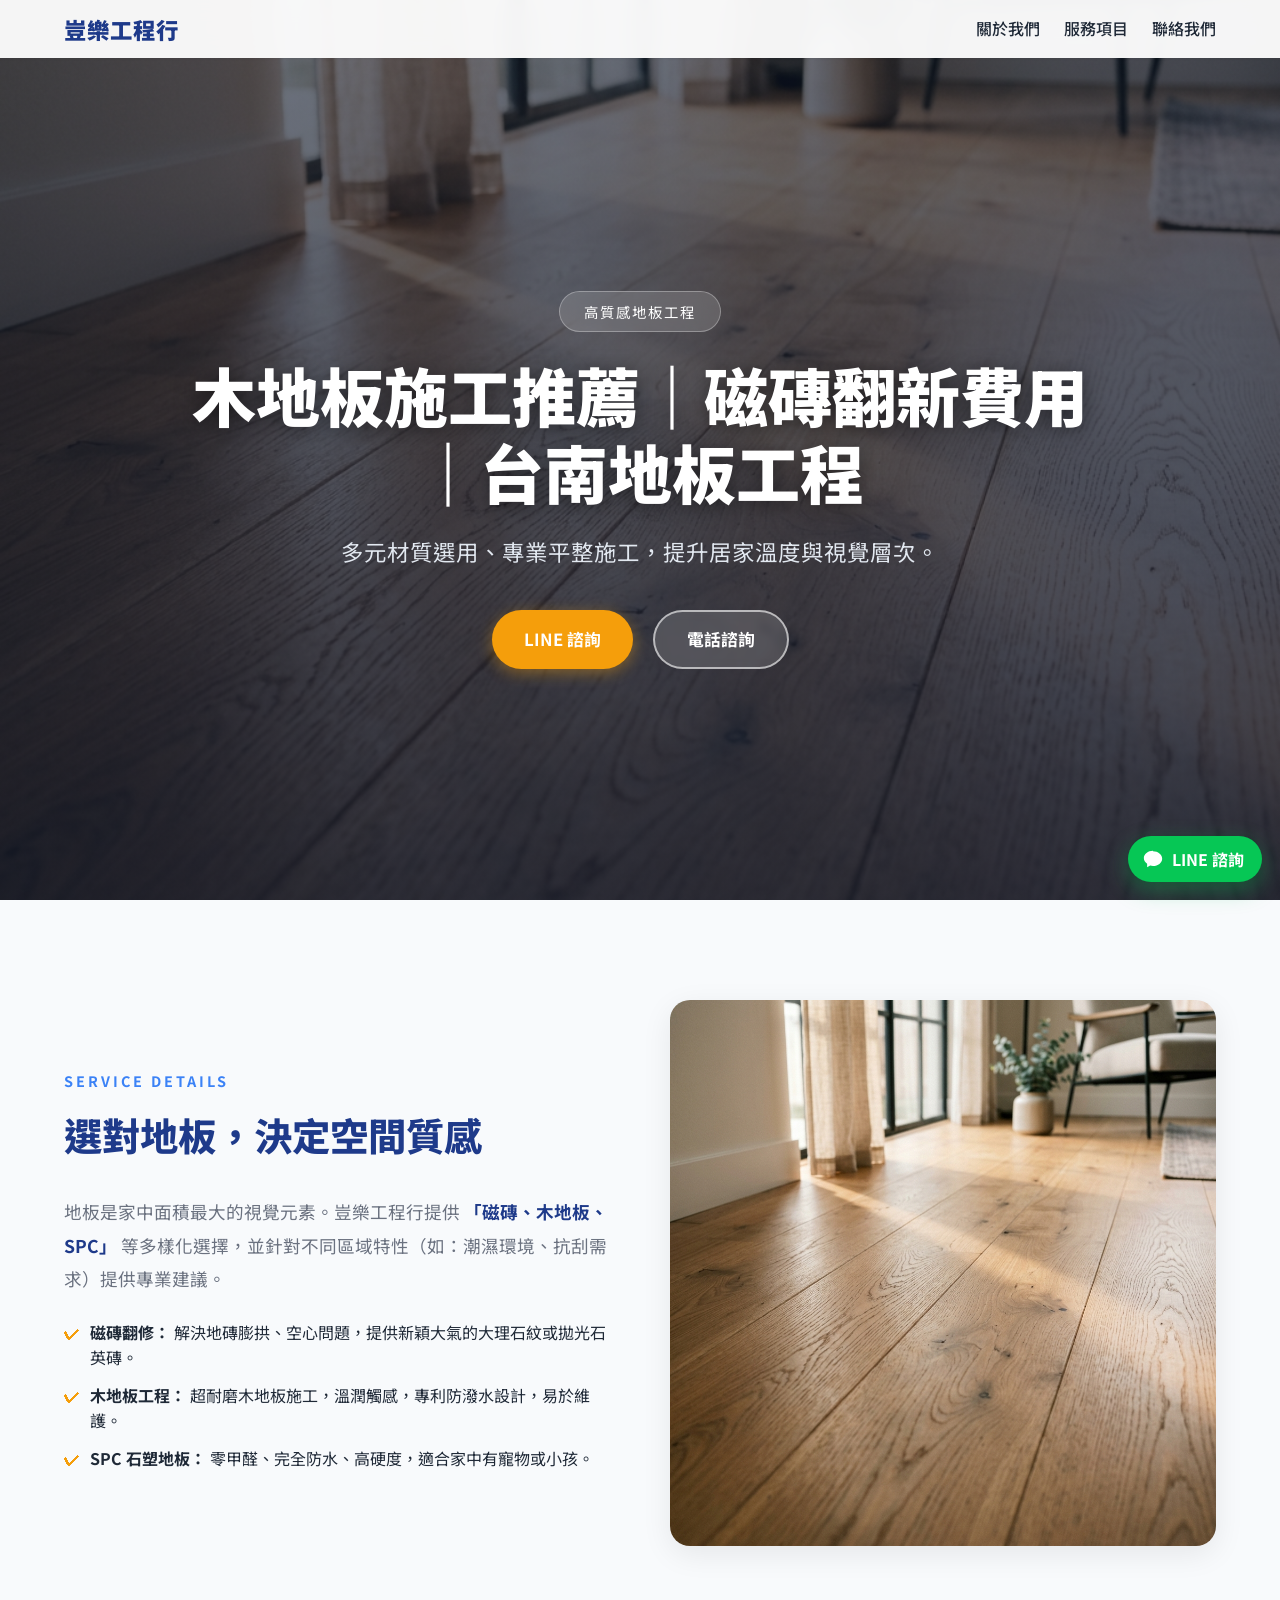
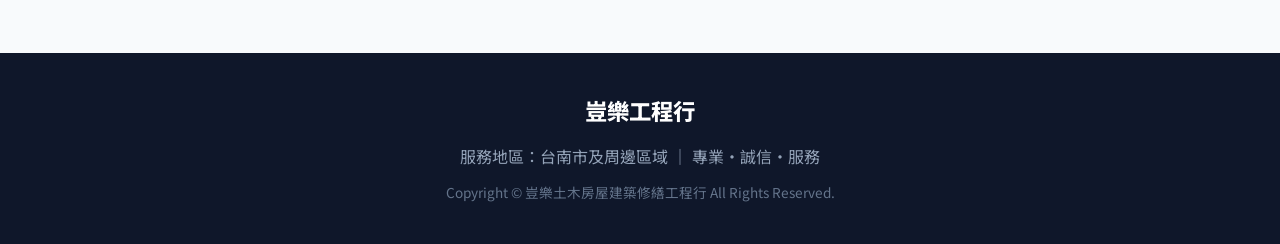
<file: flooring.html>
<!DOCTYPE html>
<html lang="zh-TW">
<head>
  <!-- Google tag (gtag.js) -->
  <script async src="https://www.googletagmanager.com/gtag/js?id=AW-18055428591"></script>
  <script>
    window.dataLayer = window.dataLayer || [];
    function gtag(){dataLayer.push(arguments);}
    gtag('js', new Date());
    gtag('config', 'G-RPTY6TW3ZX');
    gtag('config', 'AW-18055428591');
  </script>
  <meta charset="UTF-8">
  <meta name="viewport" content="width=device-width, initial-scale=1.0">
  <title>木地板施工推薦｜磁磚翻新費用｜台南地板工程｜豈樂工程行</title>
  <meta name="description" content="台南地板工程首選！提供超耐磨木地板、SPC 石塑地板、拋光石英磚與磁磚翻新。專業施工團隊，為您打造耐用且美觀的室內空間。">
  
  <!-- Preconnect and Google Fonts -->
  <link rel="preconnect" href="https://fonts.googleapis.com">
  <link rel="preconnect" href="https://fonts.gstatic.com" crossorigin>
  <link href="https://fonts.googleapis.com/css2?family=Inter:wght@400;600&family=Noto+Sans+TC:wght@400;500;700;900&display=swap" rel="stylesheet">
  
  <link rel="stylesheet" href="assets/css/style.css">
  <style>
    .service-hero {
      background: linear-gradient(to bottom, rgba(15, 23, 42, 0.6), rgba(15, 23, 42, 0.8)),
                  url('assets/flooring_hero.png') center/cover no-repeat;
    }
  </style>
</head>
<body>

  <!-- 導覽列 -->
  <nav id="navbar">
    <a href="index.html" class="logo" style="text-decoration: none;">豈樂工程行</a>
    <button class="nav-toggle" type="button" aria-label="切換導覽選單" aria-expanded="false" aria-controls="site-nav-links">
      <span></span>
      <span></span>
      <span></span>
    </button>
    <ul class="nav-links" id="site-nav-links">
      <li><a href="index.html#about">關於我們</a></li>
      <li><a href="index.html#services">服務項目</a></li>
      <li><a href="index.html#contact">聯絡我們</a></li>
    </ul>
  </nav>

  <!-- Service Hero -->
  <header class="hero service-hero">
    <div class="hero-content">
      <div class="hero-badge fade-up">高質感地板工程</div>
      <h1 class="fade-up">木地板施工推薦｜磁磚翻新費用｜台南地板工程</h1>
      <p class="subtitle fade-up">
        多元材質選用、專業平整施工，提升居家溫度與視覺層次。
      </p>
      <div class="hero-actions fade-up">
        <a href="https://line.me/R/ti/p/%40548mfdmm" class="btn btn-primary" data-line-contact target="_blank" rel="noopener">LINE 諮詢</a>
        <a href="tel:0900019725" class="btn btn-secondary">電話諮詢</a>
      </div>
    </div>
  </header>

  <!-- 服務內容說明 -->
  <section class="section">
    <div class="container">
      <div class="about-wrap">
        <div class="about-text fade-up">
          <div class="section-header" style="text-align: left; margin-bottom: 30px;">
            <span class="tag">SERVICE DETAILS</span>
            <h2>選對地板，決定空間質感</h2>
          </div>
          <p>
            地板是家中面積最大的視覺元素。豈樂工程行提供 <span class="highlight">「磁磚、木地板、SPC」</span> 等多樣化選擇，並針對不同區域特性（如：潮濕環境、抗刮需求）提供專業建議。
          </p>
          <ul style="list-style: none; margin-top: 20px;">
            <li style="margin-bottom: 12px; display: flex; align-items: flex-start; gap: 10px;">
              <span style="color: var(--accent);">✔</span>
              <span><strong>磁磚翻修：</strong> 解決地磚膨拱、空心問題，提供新穎大氣的大理石紋或拋光石英磚。</span>
            </li>
            <li style="margin-bottom: 12px; display: flex; align-items: flex-start; gap: 10px;">
              <span style="color: var(--accent);">✔</span>
              <span><strong>木地板工程：</strong> 超耐磨木地板施工，溫潤觸感，專利防潑水設計，易於維護。</span>
            </li>
            <li style="margin-bottom: 12px; display: flex; align-items: flex-start; gap: 10px;">
              <span style="color: var(--accent);">✔</span>
              <span><strong>SPC 石塑地板：</strong> 零甲醛、完全防水、高硬度，適合家中有寵物或小孩。</span>
            </li>
          </ul>
        </div>
        <div class="about-image fade-up">
          <img src="assets/flooring_hero.png" alt="地板工程示意圖" style="width: 100%; border-radius: 20px; box-shadow: var(--shadow-md);">
        </div>
      </div>
    </div>
  </section>

  <!-- 頁尾 -->
  <footer>
    <div class="logo-bottom">豈樂工程行</div>
    <p style="margin-bottom: 12px;">服務地區：台南市及周邊區域 ｜ 專業・誠信・服務</p>
    <p style="font-size: 0.85rem; color: #64748b;">Copyright &copy; 豈樂土木房屋建築修繕工程行 All Rights Reserved.</p>
  </footer>

  <script src="assets/js/main.js"></script>
</body>
</html>
</file>
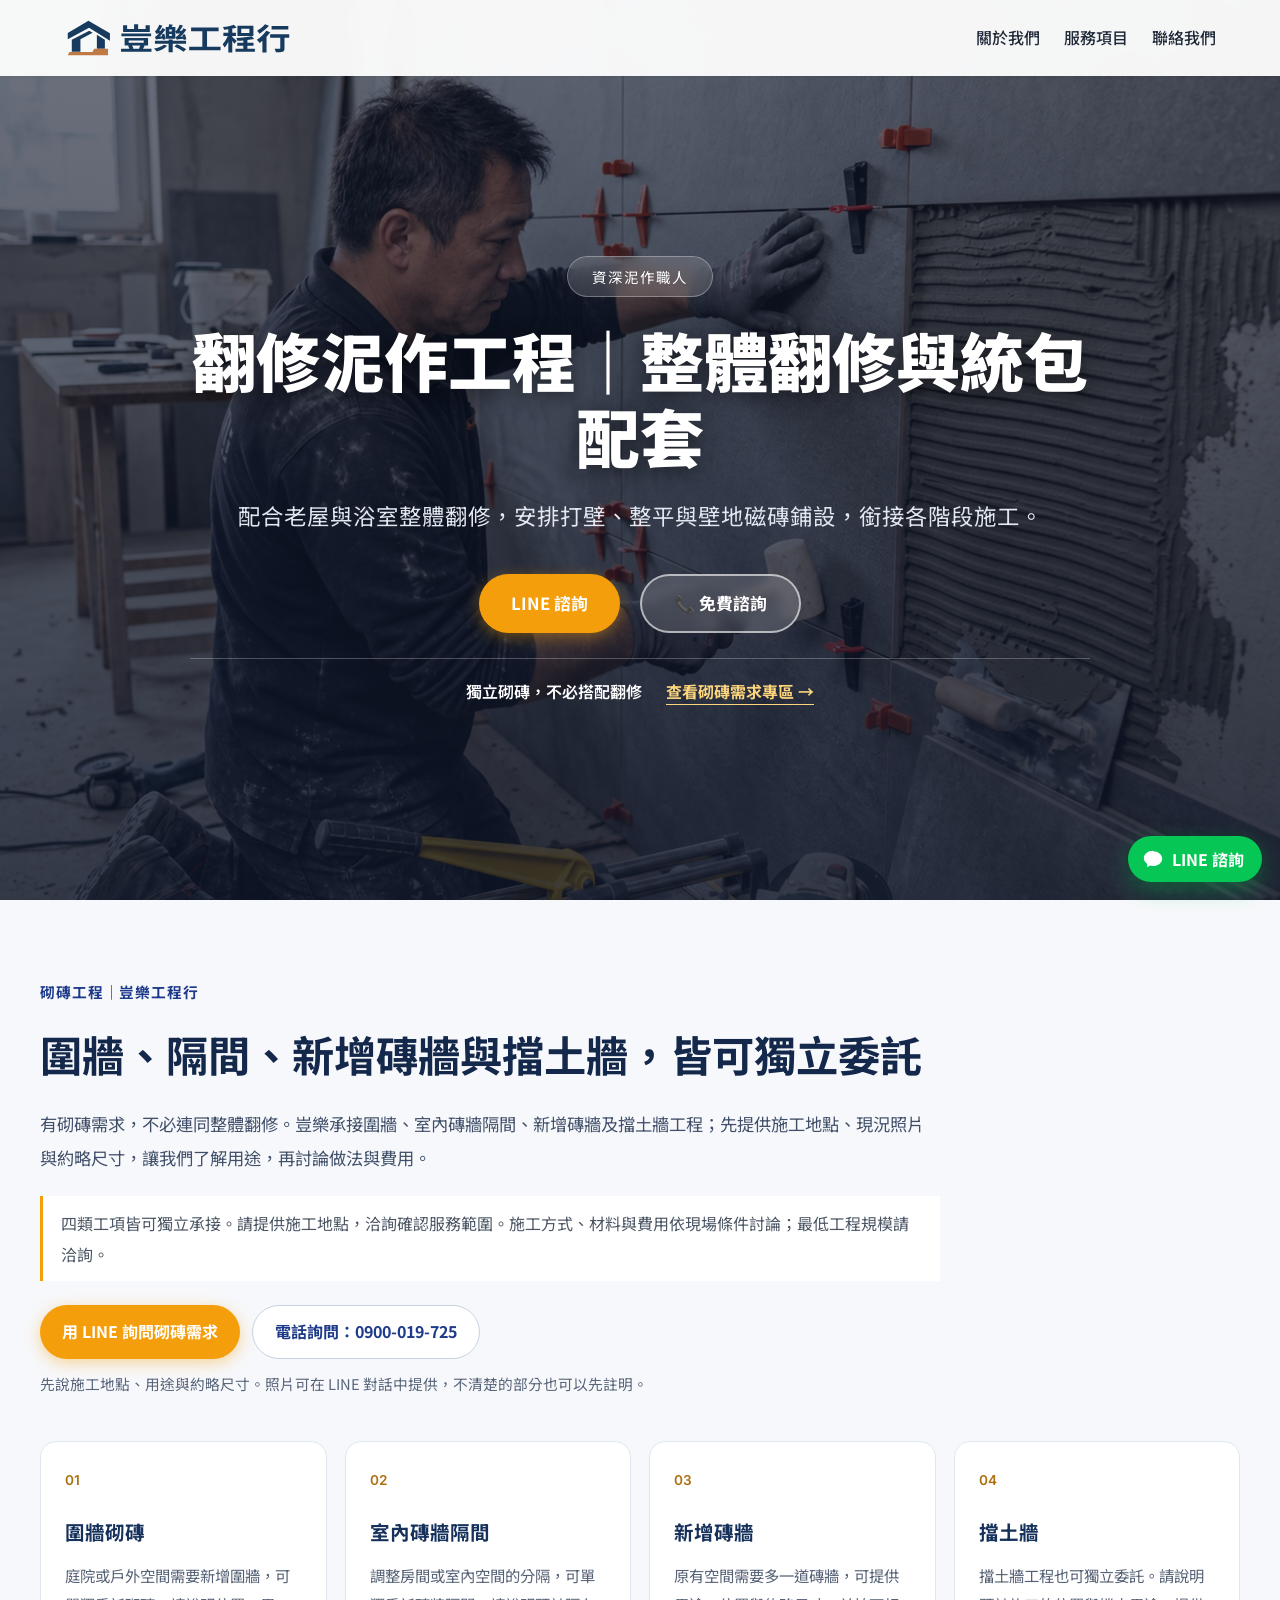
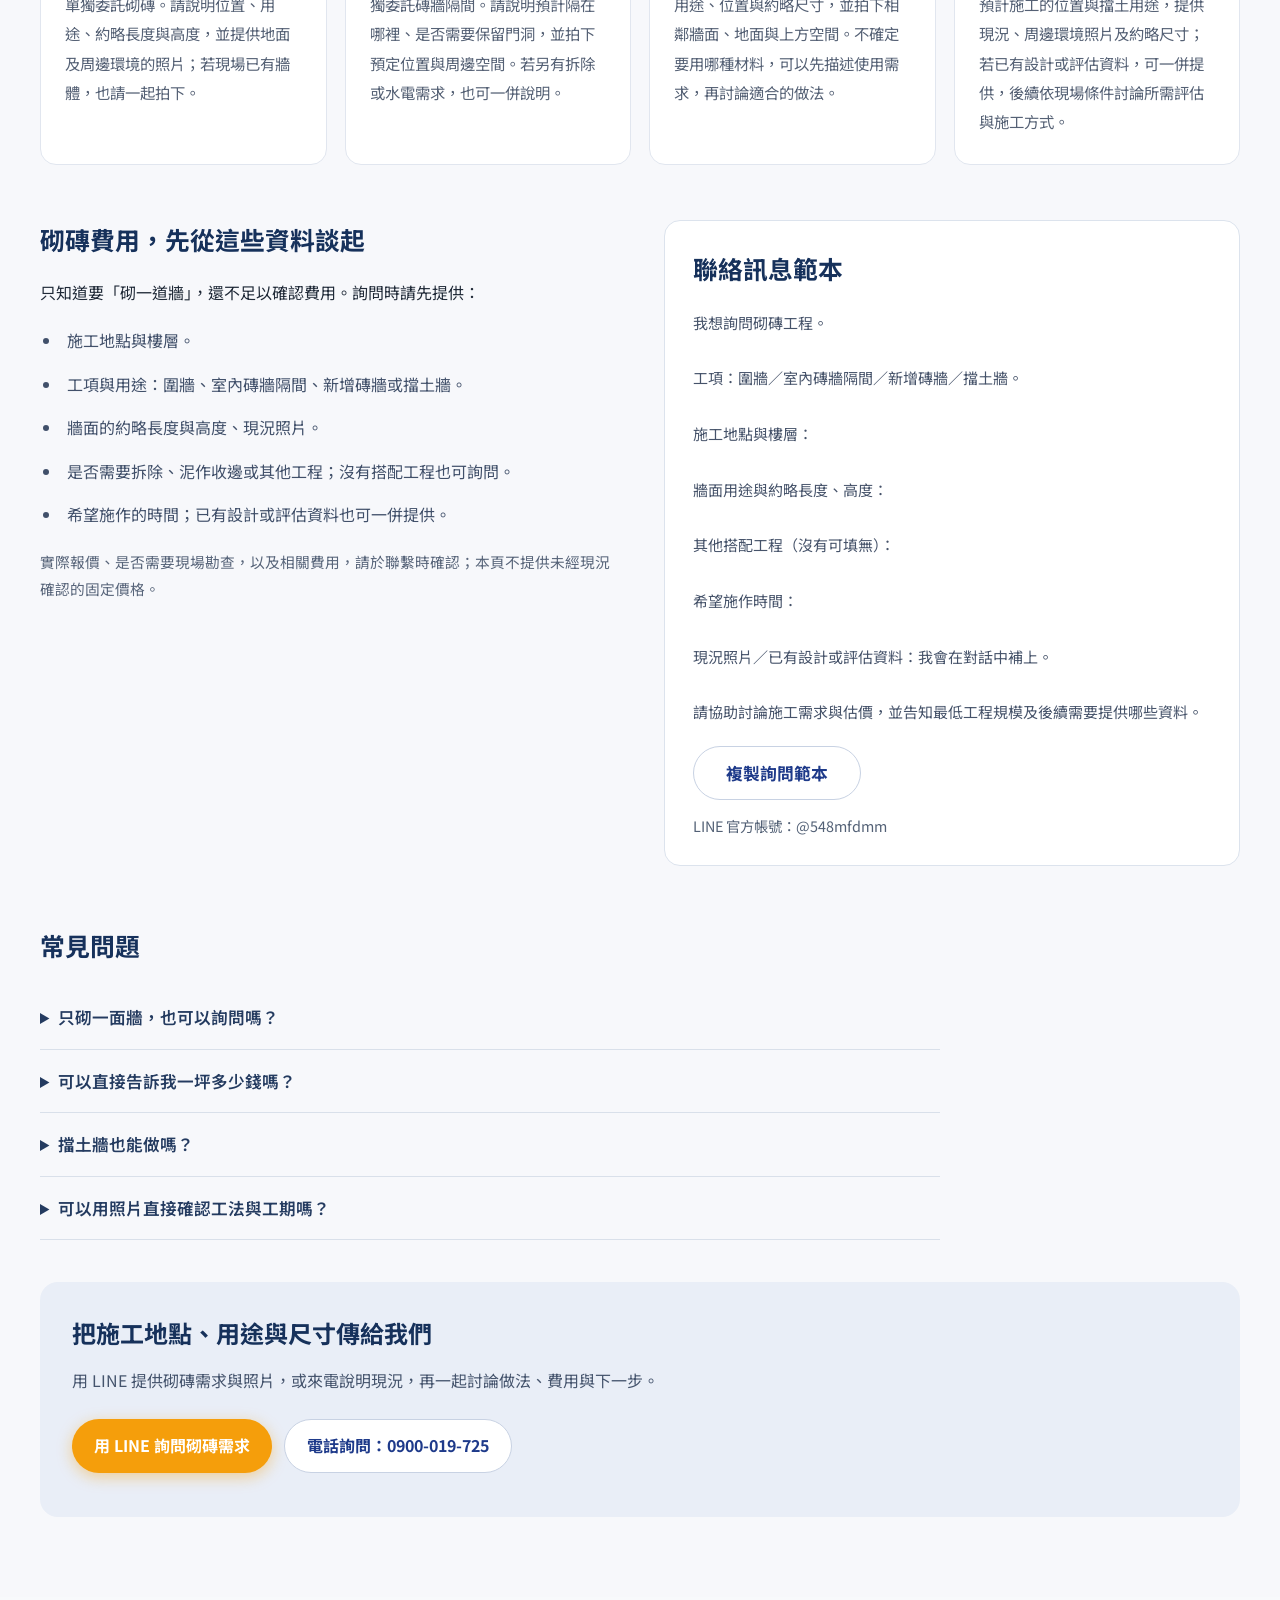
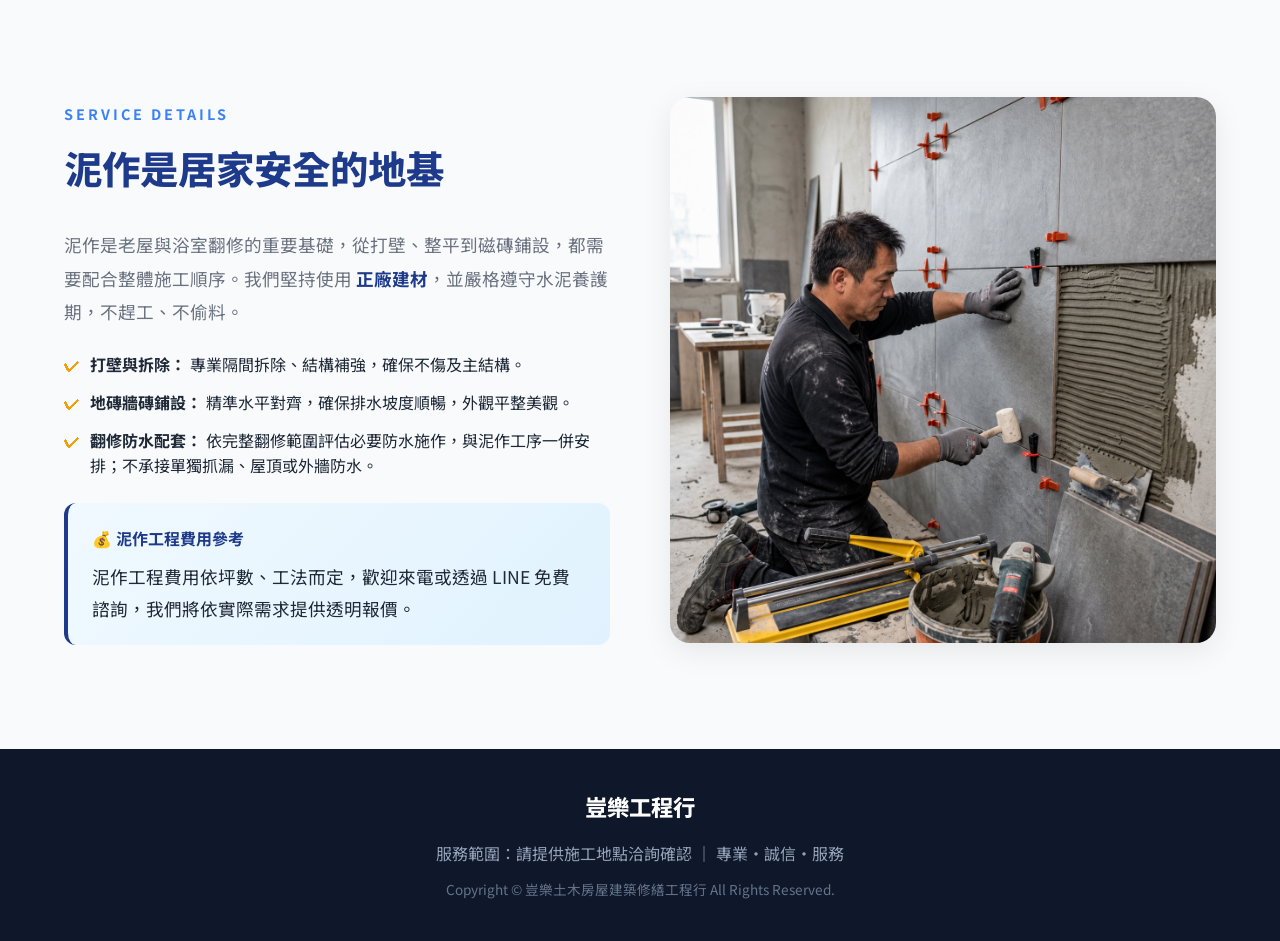
<file: masonry.html>
<!DOCTYPE html>
<html lang="zh-TW">
<head>
  <script src="assets/js/contact.js"></script>
  <meta charset="UTF-8">
  <meta name="viewport" content="width=device-width, initial-scale=1.0">
  <title>翻修泥作工程｜打壁、磁磚與統包配套估價｜豈樂工程行</title>
  <meta name="description" content="豈樂工程行提供翻修泥作與統包配套，涵蓋室內打壁、壁地磁磚鋪設、整平與粉刷。依老屋或浴室整體翻修範圍評估工法與費用，歡迎預約現場估價；服務範圍請依施工地點洽詢確認。">
  
  <!-- Preconnect and Google Fonts -->
  <link rel="preconnect" href="https://fonts.googleapis.com">
  <link rel="preconnect" href="https://fonts.gstatic.com" crossorigin>
  <link href="https://fonts.googleapis.com/css2?family=Inter:wght@400;600&family=Noto+Sans+TC:wght@400;500;700;900&display=swap" rel="stylesheet">
  
  <link rel="stylesheet" href="assets/css/style.css">
  <link rel="stylesheet" href="assets/css/brickwork.css">
  <style>
    .service-hero {
      background: linear-gradient(to bottom, rgba(15, 23, 42, 0.6), rgba(15, 23, 42, 0.8)),
                  url('assets/masonry_hero_tw.png') center/cover no-repeat;
    }
  </style>
</head>
<body>

  <!-- 導覽列 -->
  <nav id="navbar">
    <a href="index.html" class="logo" style="text-decoration: none;"><img class="brand-logo-header" src="assets/brand/qile-logo-header.svg" alt="豈樂工程行" width="1500" height="280"></a>
    <button class="nav-toggle" type="button" aria-label="切換導覽選單" aria-expanded="false" aria-controls="site-nav-links">
      <span></span>
      <span></span>
      <span></span>
    </button>
    <ul class="nav-links" id="site-nav-links">
      <li><a href="index.html#about">關於我們</a></li>
      <li><a href="index.html#services">服務項目</a></li>
      <li><a href="index.html#contact">聯絡我們</a></li>
    </ul>
  </nav>

  <!-- Service Hero -->
  <header class="hero service-hero">
    <div class="hero-content">
      <div class="hero-badge fade-up">資深泥作職人</div>
      <h1 class="fade-up">翻修泥作工程｜整體翻修與統包配套</h1>
      <p class="subtitle fade-up">
        配合老屋與浴室整體翻修，安排打壁、整平與壁地磁磚鋪設，銜接各階段施工。
      </p>
      <div class="hero-actions fade-up">
        <a href="https://line.me/R/ti/p/%40548mfdmm" class="btn btn-primary" data-line-contact target="_blank" rel="noopener">LINE 諮詢</a>
        <a href="tel:0900019725" class="btn btn-secondary">📞 免費諮詢</a>
      </div>
      <div class="brick-entry"><p>獨立砌磚，不必搭配翻修</p><a href="#brickwork">查看砌磚需求專區 →</a></div>
    </div>
  </header>

  <section id="brickwork" aria-labelledby="brickwork-title">
    <div class="container">
      <div class="brick-intro">
        <span class="brick-kicker">砌磚工程｜豈樂工程行</span>
        <h2 id="brickwork-title">圍牆、隔間、新增磚牆與擋土牆，皆可獨立委託</h2>
<p class="brick-lead">有砌磚需求，不必連同整體翻修。豈樂承接圍牆、室內磚牆隔間、新增磚牆及擋土牆工程；先提供施工地點、現況照片與約略尺寸，讓我們了解用途，再討論做法與費用。</p><p class="brick-scope">四類工項皆可獨立承接。請提供施工地點，洽詢確認服務範圍。施工方式、材料與費用依現場條件討論；最低工程規模請洽詢。</p><div class="brick-actions contact-actions">
      <a class="btn btn-primary" data-line-contact data-service-interest="brickwork" data-cta-location="contact_section" href="https://line.me/R/ti/p/%40548mfdmm" target="_blank" rel="noopener">用 LINE 詢問砌磚需求</a>
      <a class="btn brick-phone" data-service-interest="brickwork" data-cta-location="contact_section" href="tel:0900019725">電話詢問：0900-019-725</a>
    </div><p class="brick-help">先說施工地點、用途與約略尺寸。照片可在 LINE 對話中提供，不清楚的部分也可以先註明。</p>
      </div>
      <div class="brick-grid"><article class="brick-card"><span class="brick-number">01</span><h3>圍牆砌磚</h3><p>庭院或戶外空間需要新增圍牆，可單獨委託砌磚。請說明位置、用途、約略長度與高度，並提供地面及周邊環境的照片；若現場已有牆體，也請一起拍下。</p></article><article class="brick-card"><span class="brick-number">02</span><h3>室內磚牆隔間</h3><p>調整房間或室內空間的分隔，可單獨委託磚牆隔間。請說明預計隔在哪裡、是否需要保留門洞，並拍下預定位置與周邊空間。若另有拆除或水電需求，也可一併說明。</p></article><article class="brick-card"><span class="brick-number">03</span><h3>新增磚牆</h3><p>原有空間需要多一道磚牆，可提供用途、位置與約略尺寸，並拍下相鄰牆面、地面與上方空間。不確定要用哪種材料，可以先描述使用需求，再討論適合的做法。</p></article><article class="brick-card"><span class="brick-number">04</span><h3>擋土牆</h3><p>擋土牆工程也可獨立委託。請說明預計施工的位置與擋土用途，提供現況、周邊環境照片及約略尺寸；若已有設計或評估資料，可一併提供，後續依現場條件討論所需評估與施工方式。</p></article></div>
      <div class="brick-planning">
        <div><h3>砌磚費用，先從這些資料談起</h3><p>只知道要「砌一道牆」，還不足以確認費用。詢問時請先提供：</p><ul class="brick-checklist"><li>施工地點與樓層。</li><li>工項與用途：圍牆、室內磚牆隔間、新增磚牆或擋土牆。</li><li>牆面的約略長度與高度、現況照片。</li><li>是否需要拆除、泥作收邊或其他工程；沒有搭配工程也可詢問。</li><li>希望施作的時間；已有設計或評估資料也可一併提供。</li></ul><p class="brick-help">實際報價、是否需要現場勘查，以及相關費用，請於聯繫時確認；本頁不提供未經現況確認的固定價格。</p></div>
        <div class="brick-template"><h3>聯絡訊息範本</h3><pre id="brick-message">我想詢問砌磚工程。

工項：圍牆／室內磚牆隔間／新增磚牆／擋土牆。

施工地點與樓層：

牆面用途與約略長度、高度：

其他搭配工程（沒有可填無）：

希望施作時間：

現況照片／已有設計或評估資料：我會在對話中補上。

請協助討論施工需求與估價，並告知最低工程規模及後續需要提供哪些資料。</pre>
        <button id="copy-brick-message" type="button" class="btn brick-phone" aria-live="polite">複製詢問範本</button>
        <p class="brick-account">LINE 官方帳號：@548mfdmm</p></div>
      </div>
      <div class="brick-faq"><h3>常見問題</h3><details><summary>只砌一面牆，也可以詢問嗎？</summary><p>可以。圍牆、室內磚牆隔間、新增磚牆與擋土牆皆可獨立委託，不必搭配整體翻修。請提供地點、用途、尺寸與照片；服務範圍與最低工程規模請於聯繫時洽詢。</p></details><details><summary>可以直接告訴我一坪多少錢嗎？</summary><p>請先提供牆面尺寸、用途與現況。材料、拆除、施工位置及收邊需求可能不同，實際報價與計價方式需要另行確認。</p></details><details><summary>擋土牆也能做嗎？</summary><p>有，擋土牆工程可獨立承接。請明確說明擋土用途，提供位置、尺寸、現況照片與已有資料，再依個案討論所需評估、施工方式與費用。</p></details><details><summary>可以用照片直接確認工法與工期嗎？</summary><p>照片可協助初步了解需求，不能取代所有現場判斷。施工方式、工期及是否需現場勘查，請在確認工程範圍後討論。</p></details></div>
      <div class="brick-closing"><h3>把施工地點、用途與尺寸傳給我們</h3><p>用 LINE 提供砌磚需求與照片，或來電說明現況，再一起討論做法、費用與下一步。</p><div class="brick-actions contact-actions">
      <a class="btn btn-primary" data-line-contact data-service-interest="brickwork" data-cta-location="contact_section" href="https://line.me/R/ti/p/%40548mfdmm" target="_blank" rel="noopener">用 LINE 詢問砌磚需求</a>
      <a class="btn brick-phone" data-service-interest="brickwork" data-cta-location="contact_section" href="tel:0900019725">電話詢問：0900-019-725</a>
    </div></div>
    </div>
  </section>

  <!-- 服務內容說明 -->
  <section class="section">
    <div class="container">
      <div class="about-wrap">
        <div class="about-text fade-up">
          <div class="section-header" style="text-align: left; margin-bottom: 30px;">
            <span class="tag">SERVICE DETAILS</span>
            <h2>泥作是居家安全的地基</h2>
          </div>
          <p>
            泥作是老屋與浴室翻修的重要基礎，從打壁、整平到磁磚鋪設，都需要配合整體施工順序。我們堅持使用 <span class="highlight">正廠建材</span>，並嚴格遵守水泥養護期，不趕工、不偷料。
          </p>
          <ul style="list-style: none; margin-top: 20px;">
            <li style="margin-bottom: 12px; display: flex; align-items: flex-start; gap: 10px;">
              <span style="color: var(--accent);">✔</span>
              <span><strong>打壁與拆除：</strong> 專業隔間拆除、結構補強，確保不傷及主結構。</span>
            </li>
            <li style="margin-bottom: 12px; display: flex; align-items: flex-start; gap: 10px;">
              <span style="color: var(--accent);">✔</span>
              <span><strong>地磚牆磚鋪設：</strong> 精準水平對齊，確保排水坡度順暢，外觀平整美觀。</span>
            </li>
            <li style="margin-bottom: 12px; display: flex; align-items: flex-start; gap: 10px;">
              <span style="color: var(--accent);">✔</span>
              <span><strong>翻修防水配套：</strong> 依完整翻修範圍評估必要防水施作，與泥作工序一併安排；不承接單獨抓漏、屋頂或外牆防水。</span>
            </li>
          </ul>

          <!-- 費用資訊 -->
          <div style="background: linear-gradient(135deg, #f0f9ff, #e0f2fe); border-left: 4px solid var(--primary); border-radius: 12px; padding: 20px 24px; margin-top: 24px;">
            <p style="font-size: 1rem; font-weight: 700; color: var(--primary); margin-bottom: 8px;">💰 泥作工程費用參考</p>
            <p style="color: var(--text-main); line-height: 1.8; margin: 0;">泥作工程費用依坪數、工法而定，歡迎來電或透過 LINE 免費諮詢，我們將依實際需求提供透明報價。</p>
          </div>
        </div>
        <div class="about-image fade-up">
          <img src="assets/masonry_hero_tw.png" alt="台灣師傅泥作工程示意圖" style="width: 100%; border-radius: 20px; box-shadow: var(--shadow-md);">
        </div>
      </div>
    </div>
  </section>

  <!-- 頁尾 -->
  <footer>
    <div class="logo-bottom">豈樂工程行</div>
    <p style="margin-bottom: 12px;">服務範圍：請提供施工地點洽詢確認 ｜ 專業・誠信・服務</p>
    <p style="font-size: 0.85rem; color: #64748b;">Copyright &copy; 豈樂土木房屋建築修繕工程行 All Rights Reserved.</p>
  </footer>

  <script src="assets/js/main.js"></script>
</body>
</html>
</file>
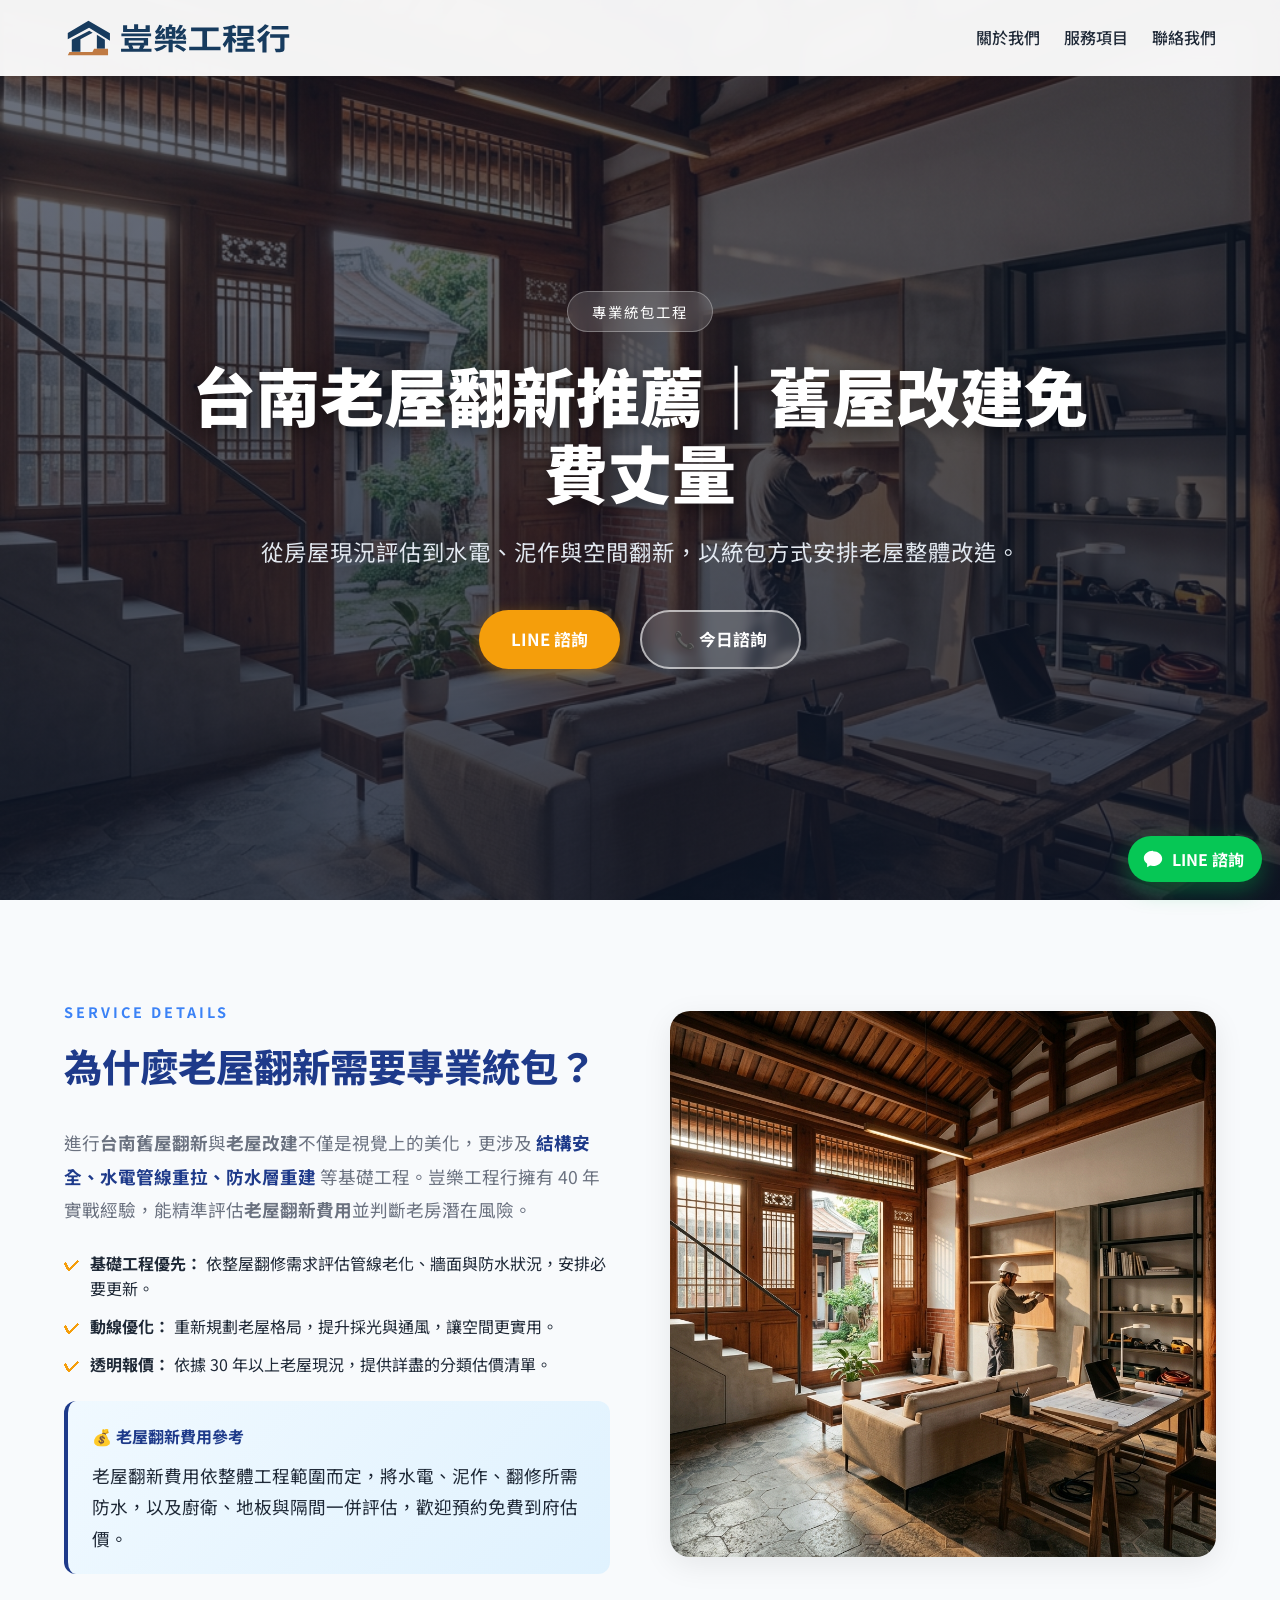
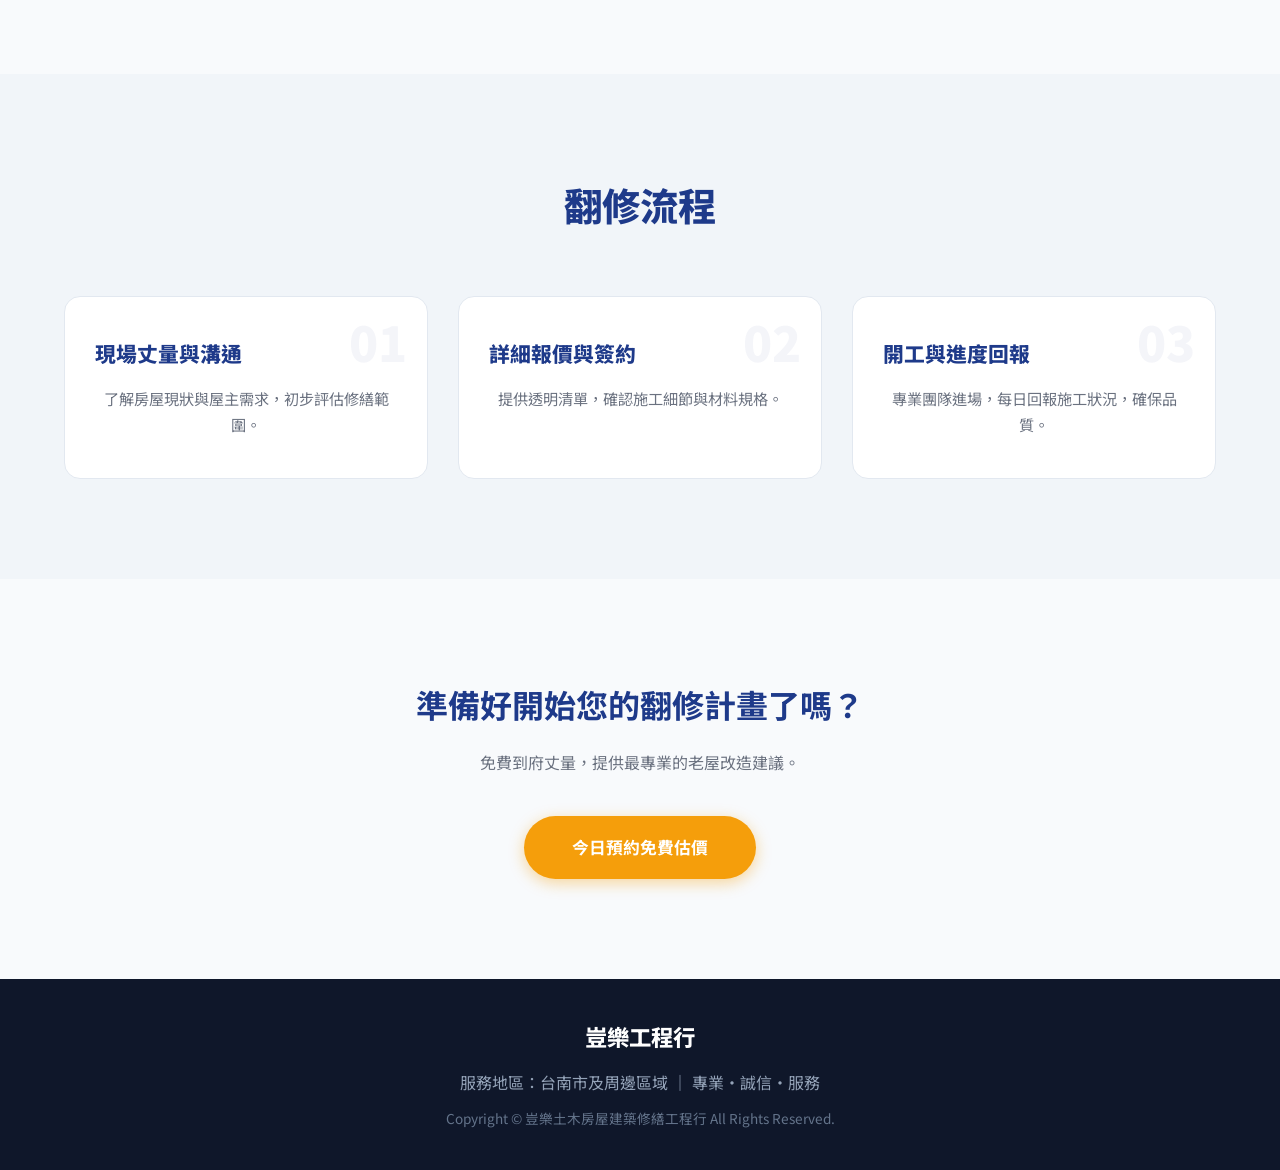
<file: renovation.html>
<!DOCTYPE html>
<html lang="zh-TW">
<head>
  <!-- Google tag (gtag.js) -->
  <script async src="https://www.googletagmanager.com/gtag/js?id=AW-18055428591"></script>
  <script>
    window.dataLayer = window.dataLayer || [];
    function gtag(){dataLayer.push(arguments);}
    gtag('js', new Date());
    gtag('config', 'G-RPTY6TW3ZX');
    gtag('config', 'AW-18055428591');
  </script>
  <meta charset="UTF-8">
  <meta name="viewport" content="width=device-width, initial-scale=1.0">
  <title>台南老屋翻新費用｜台南舊屋翻新｜老屋改建推薦｜豈樂工程行</title>
  <meta name="description" content="台南舊屋翻新與老屋改建首選！豈樂工程行提供30年以上老屋改造估價、結構補強與水電更新。透明的老屋翻新費用，打造您心目中的理想家園。">
  
  <!-- Preconnect and Google Fonts -->
  <link rel="preconnect" href="https://fonts.googleapis.com">
  <link rel="preconnect" href="https://fonts.gstatic.com" crossorigin>
  <link href="https://fonts.googleapis.com/css2?family=Inter:wght@400;600&family=Noto+Sans+TC:wght@400;500;700;900&display=swap" rel="stylesheet">
  
  <link rel="stylesheet" href="assets/css/style.css">
  <style>
    .service-hero {
      background: linear-gradient(to bottom, rgba(15, 23, 42, 0.6), rgba(15, 23, 42, 0.8)),
                  url('assets/renovation_hero.png') center/cover no-repeat;
    }
  </style>
</head>
<body>

  <!-- 導覽列 -->
  <nav id="navbar">
    <a href="index.html" class="logo" style="text-decoration: none;"><img class="brand-logo-header" src="assets/brand/qile-logo-header.svg" alt="豈樂工程行" width="1500" height="280"></a>
    <button class="nav-toggle" type="button" aria-label="切換導覽選單" aria-expanded="false" aria-controls="site-nav-links">
      <span></span>
      <span></span>
      <span></span>
    </button>
    <ul class="nav-links" id="site-nav-links">
      <li><a href="index.html#about">關於我們</a></li>
      <li><a href="index.html#services">服務項目</a></li>
      <li><a href="index.html#contact">聯絡我們</a></li>
    </ul>
  </nav>

  <!-- Service Hero -->
  <header class="hero service-hero">
    <div class="hero-content">
      <div class="hero-badge fade-up">專業統包工程</div>
      <h1 class="fade-up">台南老屋翻新推薦｜舊屋改建免費丈量</h1>
      <p class="subtitle fade-up">
        從房屋現況評估到水電、泥作與空間翻新，以統包方式安排老屋整體改造。
      </p>
      <div class="hero-actions fade-up">
        <a href="https://line.me/R/ti/p/%40548mfdmm" class="btn btn-primary" data-line-contact target="_blank" rel="noopener">LINE 諮詢</a>
        <a href="tel:0900019725" class="btn btn-secondary">📞 今日諮詢</a>
      </div>
    </div>
  </header>

  <!-- 服務內容說明 -->
  <section class="section">
    <div class="container">
      <div class="about-wrap">
        <div class="about-text fade-up">
          <div class="section-header" style="text-align: left; margin-bottom: 30px;">
            <span class="tag">SERVICE DETAILS</span>
            <h2>為什麼老屋翻新需要專業統包？</h2>
          </div>
          <p>
            進行<strong>台南舊屋翻新</strong>與<strong>老屋改建</strong>不僅是視覺上的美化，更涉及 <span class="highlight">結構安全、水電管線重拉、防水層重建</span> 等基礎工程。豈樂工程行擁有 40 年實戰經驗，能精準評估<strong>老屋翻新費用</strong>並判斷老房潛在風險。
          </p>
          <ul style="list-style: none; margin-top: 20px;">
            <li style="margin-bottom: 12px; display: flex; align-items: flex-start; gap: 10px;">
              <span style="color: var(--accent);">✔</span>
              <span><strong>基礎工程優先：</strong> 依整屋翻修需求評估管線老化、牆面與防水狀況，安排必要更新。</span>
            </li>
            <li style="margin-bottom: 12px; display: flex; align-items: flex-start; gap: 10px;">
              <span style="color: var(--accent);">✔</span>
              <span><strong>動線優化：</strong> 重新規劃老屋格局，提升採光與通風，讓空間更實用。</span>
            </li>
            <li style="margin-bottom: 12px; display: flex; align-items: flex-start; gap: 10px;">
              <span style="color: var(--accent);">✔</span>
              <span><strong>透明報價：</strong> 依據 30 年以上老屋現況，提供詳盡的分類估價清單。</span>
            </li>
          </ul>

          <!-- 費用資訊 -->
          <div style="background: linear-gradient(135deg, #f0f9ff, #e0f2fe); border-left: 4px solid var(--primary); border-radius: 12px; padding: 20px 24px; margin-top: 24px;">
            <p style="font-size: 1rem; font-weight: 700; color: var(--primary); margin-bottom: 8px;">💰 老屋翻新費用參考</p>
            <p style="color: var(--text-main); line-height: 1.8; margin: 0;">老屋翻新費用依整體工程範圍而定，將水電、泥作、翻修所需防水，以及廚衛、地板與隔間一併評估，歡迎預約免費到府估價。</p>
          </div>
        </div>
        <div class="about-image fade-up">
          <img src="assets/renovation_hero.png" alt="老屋翻新示意圖" style="width: 100%; border-radius: 20px; box-shadow: var(--shadow-md);">
        </div>
      </div>
    </div>
  </section>

  <!-- 核心價值區塊 (引用主頁樣式) -->
  <section class="section" style="background: #f1f5f9; color: var(--text-main); text-align: center;">
    <div class="container">
      <div class="section-header">
        <h2>翻修流程</h2>
      </div>
      <div class="service-grid">
        <div class="service-card" style="background: #fff;">
          <div class="service-number">01</div>
          <h3 class="service-title">現場丈量與溝通</h3>
          <p class="service-desc">了解房屋現狀與屋主需求，初步評估修繕範圍。</p>
        </div>
        <div class="service-card" style="background: #fff;">
          <div class="service-number">02</div>
          <h3 class="service-title">詳細報價與簽約</h3>
          <p class="service-desc">提供透明清單，確認施工細節與材料規格。</p>
        </div>
        <div class="service-card" style="background: #fff;">
          <div class="service-number">03</div>
          <h3 class="service-title">開工與進度回報</h3>
          <p class="service-desc">專業團隊進場，每日回報施工狀況，確保品質。</p>
        </div>
      </div>
    </div>
  </section>

  <!-- CTA -->
  <section class="section" style="text-align: center;">
    <div class="container">
      <h2 style="font-size: 2rem; margin-bottom: 20px; color: var(--primary);">準備好開始您的翻修計畫了嗎？</h2>
      <p style="color: var(--text-muted); margin-bottom: 40px;">免費到府丈量，提供最專業的老屋改造建議。</p>
      <a href="index.html?service=renovation#contact" class="btn btn-primary" style="padding: 18px 48px;">今日預約免費估價</a>
    </div>
  </section>

  <!-- 頁尾 -->
  <footer>
    <div class="logo-bottom">豈樂工程行</div>
    <p style="margin-bottom: 12px;">服務地區：台南市及周邊區域 ｜ 專業・誠信・服務</p>
    <p style="font-size: 0.85rem; color: #64748b;">Copyright &copy; 豈樂土木房屋建築修繕工程行 All Rights Reserved.</p>
  </footer>

  <script src="assets/js/main.js"></script>
</body>
</html>
</file>
<file: assets/css/style.css>
/* ── 設計系統與通用設定 ── */
:root {
  --primary: #1e3a8a;       /* 沉穩深藍 */
  --primary-light: #3b82f6; /* 清新亮藍 */
  --accent: #f59e0b;        /* 活力暖橘 */
  --accent-hover: #d97706;  /* 暖橘懸停 */
  --text-main: #1f2937;
  --text-muted: #6b7280;
  --bg-light: #f8fafc;
  --bg-white: #ffffff;
  --surface-border: #e2e8f0;
  --shadow-sm: 0 1px 3px rgba(0,0,0,0.05);
  --shadow-md: 0 8px 30px rgba(0,0,0,0.08);
  --transition: all 0.3s cubic-bezier(0.4, 0, 0.2, 1);
}

* { box-sizing: border-box; margin: 0; padding: 0; }

html {
  scroll-behavior: smooth;
}

body {
  font-family: 'Noto Sans TC', 'Inter', sans-serif;
  color: var(--text-main);
  background-color: var(--bg-light);
  line-height: 1.6;
  overflow-x: hidden;
}

/* ── 導覽列 ── */
nav {
  position: fixed;
  top: 0; left: 0; width: 100%;
  background: rgba(255, 255, 255, 0.95);
  backdrop-filter: blur(10px);
  box-shadow: var(--shadow-sm);
  z-index: 1000;
  padding: 16px 5%;
  display: flex;
  justify-content: space-between;
  align-items: center;
  flex-wrap: wrap;
  transition: var(--transition);
}

.logo {
  font-size: 1.4rem;
  font-weight: 900;
  color: var(--primary);
  letter-spacing: 1px;
}

.nav-links {
  display: flex;
  gap: 24px;
  list-style: none;
}

.nav-links a {
  text-decoration: none;
  color: var(--text-main);
  font-weight: 500;
  font-size: 1rem;
  transition: var(--transition);
}

.nav-links a:hover {
  color: var(--primary-light);
}

.nav-toggle {
  display: none;
  width: 44px;
  height: 44px;
  border: 1px solid var(--surface-border);
  border-radius: 12px;
  background: var(--bg-white);
  cursor: pointer;
  align-items: center;
  justify-content: center;
  gap: 4px;
  flex-direction: column;
  margin-left: auto;
}

.nav-toggle span {
  width: 18px;
  height: 2px;
  background: var(--primary);
  border-radius: 999px;
}

/* ── 按鈕共通樣式 ── */
.btn {
  display: inline-flex;
  align-items: center;
  justify-content: center;
  padding: 14px 32px;
  border-radius: 50px;
  font-size: 1.05rem;
  font-weight: 700;
  text-decoration: none;
  cursor: pointer;
  transition: var(--transition);
  border: none;
}

.btn-primary {
  background: var(--accent);
  color: #fff;
  box-shadow: 0 4px 15px rgba(245, 158, 11, 0.4);
}

.btn-primary:hover {
  background: var(--accent-hover);
  transform: translateY(-2px);
  box-shadow: 0 6px 20px rgba(245, 158, 11, 0.6);
}

.btn-secondary {
  background: rgba(255, 255, 255, 0.15);
  color: #fff;
  backdrop-filter: blur(5px);
  border: 2px solid rgba(255, 255, 255, 0.6);
}

.btn-secondary:hover {
  background: #fff;
  color: var(--primary);
  transform: translateY(-2px);
}

/* ── Hero 首屏主視覺 ── */
.hero {
  position: relative;
  min-height: 100vh;
  display: flex;
  align-items: center;
  justify-content: center;
  text-align: center;
  padding: 120px 20px 60px;
  background: linear-gradient(to bottom, rgba(15, 23, 42, 0.7), rgba(15, 23, 42, 0.9)),
              url('../hero_bg.png') center/cover no-repeat;
  color: #fff;
}

.hero-content {
  max-width: 900px;
  z-index: 2;
}

.hero-badge {
  display: inline-flex;
  background: rgba(255, 255, 255, 0.15);
  border: 1px solid rgba(255, 255, 255, 0.3);
  padding: 8px 24px;
  border-radius: 50px;
  font-size: 0.9rem;
  letter-spacing: 2px;
  margin-bottom: 24px;
  backdrop-filter: blur(10px);
}

.hero h1 {
  font-size: clamp(2.5rem, 5vw, 4rem);
  font-weight: 900;
  line-height: 1.2;
  margin-bottom: 24px;
  text-shadow: 0 4px 20px rgba(0,0,0,0.5);
}

.hero p.subtitle {
  font-size: clamp(1.1rem, 2vw, 1.4rem);
  font-weight: 400;
  color: #e2e8f0;
  margin-bottom: 40px;
  letter-spacing: 1px;
}

.hero-actions {
  display: flex;
  gap: 20px;
  justify-content: center;
  flex-wrap: wrap;
}

/* ── 區塊共用設定 ── */
.section {
  padding: 100px 5%;
}

.section-header {
  text-align: center;
  margin-bottom: 60px;
}

.section-header .tag {
  font-size: 0.9rem;
  color: var(--primary-light);
  font-weight: 700;
  letter-spacing: 3px;
  text-transform: uppercase;
  margin-bottom: 12px;
  display: block;
}

.section-header h2 {
  font-size: 2.4rem;
  font-weight: 800;
  color: var(--primary);
}

.container {
  max-width: 1200px;
  margin: 0 auto;
}

/* ── 關於我們 (About) ── */
.about-wrap {
  display: grid;
  grid-template-columns: 1fr 1fr;
  gap: 60px;
  align-items: center;
}

.about-text p {
  font-size: 1.1rem;
  line-height: 1.9;
  color: var(--text-muted);
  margin-bottom: 24px;
}

.highlight {
  font-weight: 700;
  color: var(--primary);
}

.trust-badges {
  display: flex;
  flex-direction: column;
  gap: 16px;
  margin-top: 32px;
}

.trust-badge {
  display: flex;
  align-items: center;
  padding: 20px;
  background: var(--bg-white);
  border-radius: 12px;
  box-shadow: var(--shadow-sm);
  border-left: 4px solid var(--accent);
  transition: var(--transition);
}

.trust-badge:hover {
  box-shadow: var(--shadow-md);
  transform: translateX(5px);
}

.trust-icon {
  font-size: 2rem;
  margin-right: 20px;
}

.trust-info h4 {
  font-size: 1.1rem;
  color: var(--primary);
  margin-bottom: 4px;
}

.trust-info p {
  font-size: 0.9rem;
  color: var(--text-muted);
  margin: 0;
}

/* ── 服務項目 (Services) ── */
.services {
  background: var(--bg-white);
}

.service-grid {
  display: grid;
  grid-template-columns: repeat(auto-fit, minmax(300px, 1fr));
  gap: 30px;
}

.service-card {
  background: var(--bg-white);
  border: 1px solid var(--surface-border);
  border-radius: 16px;
  padding: 40px 30px;
  position: relative;
  overflow: hidden;
  transition: var(--transition);
  cursor: default;
}

.service-card::after {
  content: '';
  position: absolute;
  bottom: 0; left: 0; width: 100%; height: 4px;
  background: var(--primary-light);
  transform: scaleX(0);
  transform-origin: right;
  transition: transform 0.4s ease;
}

.service-card:hover {
  box-shadow: var(--shadow-md);
  transform: translateY(-8px);
  border-color: transparent;
}

.service-card:hover::after {
  transform: scaleX(1);
  transform-origin: left;
}

.service-number {
  font-size: 3rem;
  font-weight: 900;
  color: rgba(30, 58, 138, 0.05); /* extremely faint primary color */
  position: absolute;
  top: 20px; right: 20px;
  line-height: 1;
}

.service-title {
  font-size: 1.3rem;
  font-weight: 800;
  color: var(--primary);
  margin-bottom: 16px;
  display: flex;
  align-items: center;
  gap: 12px;
}

.service-icon {
  font-size: 1.5rem;
}

.service-desc {
  color: var(--text-muted);
  font-size: 0.95rem;
  line-height: 1.7;
}

/* ── 第三方評價版塊 (Google Reviews) ── */
.reviews {
  background: #111827;
  color: #fff;
  text-align: center;
}

.reviews h2 {
  color: #fff;
  margin-bottom: 24px;
}

.reviews p {
  font-size: 1.1rem;
  color: #94a3b8;
  max-width: 700px;
  margin: 0 auto 40px;
}

.google-badge-large {
  display: inline-flex;
  flex-direction: column;
  align-items: center;
  background: rgba(255, 255, 255, 0.05);
  border: 1px solid rgba(255, 255, 255, 0.1);
  padding: 40px 60px;
  border-radius: 20px;
  text-decoration: none;
  transition: var(--transition);
}

.google-badge-large:hover {
  background: rgba(255, 255, 255, 0.1);
  transform: translateY(-5px);
  box-shadow: 0 20px 40px rgba(0,0,0,0.4);
}

.stars {
  color: #fbbf24;
  font-size: 2.5rem;
  letter-spacing: 5px;
  margin-bottom: 16px;
}

.google-text {
  font-size: 1.4rem;
  font-weight: 700;
  color: #fff;
}

.google-subtext {
  font-size: 0.9rem;
  color: #94a3b8;
  margin-top: 8px;
}

/* ── 聯絡區塊 (Contact) ── */
.contact-section {
  background: var(--bg-light);
}

.contact-wrapper {
  display: grid;
  grid-template-columns: 1fr 1fr;
  gap: 60px;
  background: var(--bg-white);
  border-radius: 24px;
  box-shadow: var(--shadow-md);
  overflow: hidden;
}

.contact-info-panel {
  background: var(--primary);
  color: #fff;
  padding: 60px 40px;
}

.contact-info-panel h3 {
  font-size: 1.8rem;
  margin-bottom: 32px;
}

.contact-item {
  display: flex;
  align-items: flex-start;
  margin-bottom: 28px;
  gap: 16px;
}

.contact-item .icon {
  font-size: 1.4rem;
  width: 40px; height: 40px;
  background: rgba(255, 255, 255, 0.1);
  display: flex; align-items: center; justify-content: center;
  border-radius: 50%;
}

.contact-item-text span {
  display: block;
  font-size: 0.85rem;
  color: #cbd5e1;
  margin-bottom: 4px;
}

.contact-item-text strong {
  font-size: 1.1rem;
  font-weight: 500;
  color: #fff;
}

.contact-actions-panel {
  padding: 60px 40px;
}

.contact-actions-panel h3 {
  font-size: 1.6rem;
  color: var(--primary);
  margin-bottom: 12px;
}

.contact-actions-panel p {
  color: var(--text-muted);
  margin-bottom: 32px;
}

.contact-actions {
  display: grid;
  gap: 16px;
}

.contact-actions .btn {
  text-align: center;
}

.btn-line {
  background: #06c755;
  color: #fff;
}

.btn-line:hover {
  background: #05b64d;
  color: #fff;
}

/* ── 頁尾 (Footer) ── */
footer {
  background: #0f172a;
  padding: 40px 20px;
  text-align: center;
  color: #94a3b8;
}

footer .logo-bottom {
  font-size: 1.4rem;
  font-weight: 800;
  color: #fff;
  margin-bottom: 16px;
}

/* ── 區段動畫 ── */
.fade-up {
  opacity: 0;
  transform: translateY(30px);
  transition: opacity 0.8s ease-out, transform 0.8s ease-out;
}
.fade-up.visible {
  opacity: 1;
  transform: translateY(0);
}

/* ── RWD 響應式 ── */
@media (max-width: 900px) {
  .about-wrap, .contact-wrapper {
    grid-template-columns: 1fr;
  }

  .nav-toggle {
    display: inline-flex;
  }

  .nav-links {
    display: none;
    width: 100%;
    flex-direction: column;
    gap: 12px;
    padding-top: 16px;
  }

  #navbar.nav-open .nav-links {
    display: flex;
  }
}

@media (max-width: 600px) {
  .hero { padding-top: 100px; padding-bottom: 40px; }
  .contact-info-panel, .contact-actions-panel { padding: 40px 20px; }
  .section { padding: 60px 5%; }
}

/* ── 施工案例 (Portfolio) ── */
.portfolio-section {
  background: var(--bg-light);
}

.portfolio-grid {
  display: grid;
  grid-template-columns: repeat(auto-fit, minmax(320px, 1fr));
  gap: 40px;
  margin-bottom: 60px;
}

.portfolio-item {
  background: var(--bg-white);
  border-radius: 20px;
  overflow: hidden;
  box-shadow: var(--shadow-md);
  transition: var(--transition);
}

.portfolio-item:hover {
  transform: translateY(-6px);
  box-shadow: 0 16px 40px rgba(0,0,0,0.12);
}

/* Before/After 比較器 */
.compare-wrapper {
  position: relative;
  user-select: none;
}

.compare-container {
  position: relative;
  width: 100%;
  overflow: hidden;
  aspect-ratio: 4 / 3;
  cursor: col-resize;
}

.compare-container .img-before {
  display: block;
  width: 100%;
  height: 100%;
  object-fit: cover;
  position: absolute;
  top: 0; left: 0;
}

.compare-container .img-after-wrap {
  position: absolute;
  top: 0; left: 0;
  height: 100%;
  width: 50%;
  overflow: hidden;
  transition: none;
}

.compare-container .img-after-wrap img {
  display: block;
  width: 100vw;
  max-width: 800px;
  height: 100%;
  object-fit: cover;
  object-position: left center;
}

.compare-divider {
  position: absolute;
  top: 0;
  left: 50%;
  width: 3px;
  height: 100%;
  background: #fff;
  transform: translateX(-50%);
  box-shadow: 0 0 8px rgba(0,0,0,0.4);
  transition: none;
  z-index: 10;
  border: 0;
  padding: 0;
  cursor: col-resize;
  touch-action: none;
}

.compare-handle {
  position: absolute;
  top: 50%;
  left: 50%;
  transform: translate(-50%, -50%);
  width: 44px;
  height: 44px;
  border-radius: 50%;
  background: #fff;
  box-shadow: 0 4px 16px rgba(0,0,0,0.3);
  display: flex;
  align-items: center;
  justify-content: center;
  font-size: 1.2rem;
  color: var(--primary);
  cursor: col-resize;
  transition: transform 0.2s ease;
}

.compare-handle:hover {
  transform: translate(-50%, -50%) scale(1.15);
}

.compare-labels {
  position: absolute;
  bottom: 12px;
  left: 0; right: 0;
  display: flex;
  justify-content: space-between;
  pointer-events: none;
  z-index: 20;
  padding: 0 14px;
}

.compare-labels span {
  background: rgba(0,0,0,0.55);
  color: #fff;
  font-size: 0.78rem;
  font-weight: 700;
  letter-spacing: 1px;
  padding: 4px 12px;
  border-radius: 20px;
  backdrop-filter: blur(4px);
}

.portfolio-info {
  padding: 20px 24px;
  border-top: 1px solid var(--surface-border);
}

.portfolio-info h3 {
  font-size: 1.1rem;
  font-weight: 800;
  color: var(--primary);
  margin-bottom: 4px;
}

.portfolio-info p {
  font-size: 0.9rem;
  color: var(--text-muted);
  margin: 0;
}

/* 每個案件的完整工程相簿 */
.case-gallery {
  padding: 0 16px 16px;
}

.case-gallery-summary {
  display: flex;
  align-items: center;
  justify-content: space-between;
  min-height: 64px;
  gap: 16px;
  padding: 12px 14px 12px 16px;
  border: 1px solid rgba(35, 69, 137, 0.12);
  border-radius: 12px;
  background: #f7f9fd;
  color: var(--primary);
  cursor: pointer;
  list-style: none;
  transition: background 0.2s ease, border-color 0.2s ease, transform 0.2s ease;
}

.case-gallery-summary::-webkit-details-marker {
  display: none;
}

.case-gallery-summary:hover {
  border-color: rgba(35, 69, 137, 0.25);
  background: #f1f5fc;
  transform: translateY(-1px);
}

.case-gallery[open] .case-gallery-summary {
  border-color: rgba(35, 69, 137, 0.2);
  border-radius: 12px 12px 8px 8px;
  background: rgba(35, 69, 137, 0.06);
}

.case-gallery-copy {
  display: grid;
  gap: 3px;
  min-width: 0;
}

.case-gallery-title {
  font-size: 0.95rem;
  font-weight: 800;
  letter-spacing: 0.01em;
}

.case-gallery-subtitle {
  color: var(--text-muted);
  font-size: 0.78rem;
  font-weight: 500;
}

.case-gallery-meta {
  display: inline-flex;
  align-items: center;
  gap: 12px;
  flex-shrink: 0;
}

.case-photo-count {
  color: var(--text-muted);
  font-size: 0.78rem;
  font-weight: 600;
}

.case-gallery-toggle {
  position: relative;
  display: inline-flex;
  width: 30px;
  height: 30px;
  align-items: center;
  justify-content: center;
  border: 1px solid rgba(35, 69, 137, 0.24);
  border-radius: 50%;
  background: var(--bg-white);
  transition: transform 0.2s ease, background 0.2s ease;
}

.case-gallery-toggle::before {
  width: 7px;
  height: 7px;
  border-right: 2px solid var(--primary);
  border-bottom: 2px solid var(--primary);
  content: '';
  transform: translateY(-2px) rotate(45deg);
}

.case-gallery[open] .case-gallery-toggle {
  background: var(--primary);
  transform: rotate(180deg);
}

.case-gallery[open] .case-gallery-toggle::before {
  border-color: #fff;
}

.case-photo-grid {
  display: grid;
  grid-template-columns: repeat(2, minmax(0, 1fr));
  gap: 10px;
  margin-top: 10px;
  padding: 12px;
  border: 1px solid rgba(35, 69, 137, 0.08);
  border-radius: 10px;
  background: #fbfcfe;
}

.case-photo {
  margin: 0;
  overflow: hidden;
  border-radius: 10px;
  background: var(--bg-light);
}

.case-photo img {
  display: block;
  width: 100%;
  aspect-ratio: 1 / 1;
  object-fit: cover;
}

.case-photo figcaption {
  padding: 6px 8px;
  color: var(--text-muted);
  font-size: 0.75rem;
}

@media (max-width: 420px) {
  .case-photo-grid {
    grid-template-columns: 1fr;
  }
}

/* 北區透天翻修 輪播 */
.gallery-block {
  background: var(--bg-white);
  border-radius: 20px;
  box-shadow: var(--shadow-md);
  overflow: hidden;
}

.gallery-block-header {
  padding: 24px 30px 16px;
  border-bottom: 1px solid var(--surface-border);
}

.gallery-block-header h3 {
  font-size: 1.2rem;
  font-weight: 800;
  color: var(--primary);
  margin-bottom: 4px;
}

.gallery-block-header p {
  font-size: 0.9rem;
  color: var(--text-muted);
  margin: 0;
}

.carousel-track-wrap {
  position: relative;
  overflow: hidden;
}

.carousel-track {
  display: flex;
  transition: transform 0.5s cubic-bezier(0.4, 0, 0.2, 1);
}

.carousel-track-wrap {
  background: #1a2035;
}

.carousel-track img {
  min-width: 100%;
  height: 520px;
  object-fit: contain;
  object-position: center;
  display: block;
  background: #1a2035;
}

.carousel-controls {
  display: flex;
  align-items: center;
  justify-content: center;
  gap: 16px;
  padding: 16px;
  background: var(--bg-white);
}

.carousel-btn {
  width: 40px;
  height: 40px;
  border-radius: 50%;
  border: 2px solid var(--surface-border);
  background: var(--bg-white);
  color: var(--primary);
  font-size: 1.1rem;
  cursor: pointer;
  transition: var(--transition);
  display: flex;
  align-items: center;
  justify-content: center;
}

.carousel-btn:hover {
  background: var(--primary);
  color: #fff;
  border-color: var(--primary);
}

.carousel-dots {
  display: flex;
  gap: 8px;
}

.carousel-dot {
  width: 8px;
  height: 8px;
  border-radius: 50%;
  background: var(--surface-border);
  cursor: pointer;
  transition: var(--transition);
}

.carousel-dot.active {
  background: var(--primary);
  width: 24px;
  border-radius: 4px;
}

@media (max-width: 600px) {
  .compare-container { aspect-ratio: 1 / 1; }
  .carousel-track img { height: 420px; }

}

/* ── 無障礙隱藏 (SEO 可見、視覺隱藏) ── */
.sr-only {
  position: absolute;
  width: 1px;
  height: 1px;
  padding: 0;
  margin: -1px;
  overflow: hidden;
  clip: rect(0, 0, 0, 0);
  white-space: nowrap;
  border: 0;
}

/* ── LINE 諮詢浮動按鈕 ── */
.line-fab {
  position: fixed;
  right: 18px;
  bottom: 18px;
  z-index: 900;
  display: inline-flex;
  align-items: center;
  gap: 8px;
  padding: 12px 18px 12px 14px;
  border-radius: 999px;
  background: #06c755;
  color: #fff;
  font-size: 1rem;
  font-weight: 700;
  line-height: 1;
  text-decoration: none;
  box-shadow: 0 8px 22px rgba(6, 199, 85, 0.35), 0 2px 6px rgba(0, 0, 0, 0.18);
  transition: transform 0.25s ease, opacity 0.25s ease, visibility 0.25s ease, background 0.25s ease;
}

.line-fab:hover {
  transform: translateY(-2px);
  background: #05b64d;
}

.line-fab.is-hidden {
  opacity: 0;
  visibility: hidden;
  pointer-events: none;
}

.line-fab:focus-visible {
  outline: 3px solid var(--primary);
  outline-offset: 3px;
}

.line-fab svg {
  width: 22px;
  height: 22px;
  flex-shrink: 0;
}


@media (max-width: 480px) {
  .line-fab {
    right: 14px;
    bottom: 14px;
    padding: 11px 16px 11px 13px;
    font-size: 0.95rem;
  }
}

@media (prefers-reduced-motion: reduce) {
  .line-fab,
  .line-fab:hover {
    transition: none;
    transform: none;
  }
}


/* 建屋頁：沿用既有色彩與導覽，新增樣式只套用此頁。 */
.building-page { background:#fff; }
.building-page .container { width:calc(100% - 40px); }
.building-page [id] { scroll-margin-top:100px; }
.building-page .building-section { padding:76px 0; }
.building-page .building-narrow { max-width:900px; }
.building-page .building-hero { padding:135px 0 64px; background:var(--bg-light); }
.building-page .building-hero-grid { display:grid; grid-template-columns:1.12fr .88fr; gap:48px; align-items:center; }
.building-page .building-eyebrow { color:var(--primary); font-weight:700; font-size:.9rem; letter-spacing:.05em; margin-bottom:18px; }
.building-page h1 { color:var(--primary); font-size:clamp(2rem,3.4vw,3.25rem); line-height:1.32; margin-bottom:24px; letter-spacing:-.02em; }
.building-page h2 { color:var(--primary); font-size:clamp(1.65rem,2.5vw,2.25rem); line-height:1.4; margin-bottom:25px; }
.building-page h3 { font-size:1.15rem; line-height:1.6; margin-bottom:14px; color:var(--primary); }
.building-page p { margin-bottom:18px; line-height:1.85; }
.building-page .building-illustration { position:relative; margin:0; }
.building-page .building-illustration img { display:block; width:100%; height:auto; aspect-ratio:4/5; object-fit:cover; border-radius:20px; box-shadow:var(--shadow-md); }
.building-page .building-illustration figcaption { margin-top:10px; color:var(--text-muted); font-size:.85rem; }
.building-page .building-actions { display:flex; flex-wrap:wrap; gap:12px; margin:26px 0 16px; }
.building-page .building-actions .btn { text-align:center; min-height:48px; }
.building-page .building-actions .btn-primary { color:#172554; }
.building-page .building-actions .btn-secondary { color:var(--primary); border-color:var(--primary); background:white; }
.building-page .building-text-link { color:var(--primary); font-weight:700; text-underline-offset:5px; }
.building-page .building-message { border-left:3px solid var(--surface-border); padding:6px 0 6px 14px; font-size:.85rem; color:#475569; white-space:pre-wrap; user-select:text; }
.building-page .building-new-house { border-top:1px solid var(--surface-border); border-bottom:1px solid var(--surface-border); }
.building-page .building-preparation { margin-top:30px; padding:26px 30px 10px; background:var(--bg-light); border-radius:16px; }
.building-page .building-list { padding-left:24px; margin:20px 0; }
.building-page .building-list li { padding:5px 0; }
.building-page .building-card-grid { display:grid; grid-template-columns:repeat(3,1fr); gap:22px; margin-top:30px; }
.building-page .building-card { border:1px solid var(--surface-border); border-radius:16px; padding:30px 26px 16px; background:white; }
.building-page .building-card:first-child { border-top:4px solid var(--accent); }
.building-page .building-tint { background:var(--bg-light); }
.building-page .building-table-wrap { overflow:auto; margin:28px 0; border:1px solid var(--surface-border); border-radius:12px; }
.building-page table { border-collapse:collapse; width:100%; text-align:left; }
.building-page th { background:var(--bg-light); color:var(--primary); }
.building-page th,.building-page td { padding:18px 20px; border-bottom:1px solid var(--surface-border); vertical-align:top; }
.building-page th:first-child,.building-page td:first-child { width:34%; }
.building-page tr:last-child td { border-bottom:0; }
.building-page .building-steps { padding-left:25px; }
.building-page .building-steps li { padding:8px 0 16px 6px; line-height:1.9; }
.building-page .building-faq details { padding:22px 0; border-bottom:1px solid var(--surface-border); }
.building-page .building-faq summary { cursor:pointer; font-weight:700; color:var(--primary); font-size:1.05rem; }
.building-page .building-faq p { margin:18px 0 0; }
.building-page .building-contact { background:#eef3fc; }
.building-page .building-template { margin-top:32px; padding:28px; background:#fff; border:1px solid var(--surface-border); border-radius:16px; }
.building-page .building-template pre { white-space:pre-wrap; font:inherit; line-height:1.8; user-select:text; overflow-wrap:anywhere; }
.building-page footer p { margin:12px auto; max-width:850px; }
.building-page footer a { color:#e2e8f0; text-underline-offset:4px; }
.building-page .building-legal { font-size:.85rem; color:#94a3b8; }
.building-page :focus-visible { outline:3px solid var(--accent); outline-offset:5px; }
.building-page.qile-preview { padding-bottom:76px; }
.building-page #contact-preview { position:fixed; z-index:2000; bottom:0; left:0; right:0; display:flex; gap:12px; justify-content:center; flex-wrap:wrap; padding:10px 20px; background:#172554; color:white; font-size:.82rem; }
.building-page.qile-preview .line-fab { bottom:88px; }
@media (max-width:900px) {
  .building-page .building-hero-grid { grid-template-columns:1fr; gap:30px; }
  .building-page .building-hero { padding-top:110px; }
  .building-page .building-illustration img { max-height:440px; aspect-ratio:16/10; object-position:center 64%; }
  .building-page .building-card-grid { grid-template-columns:1fr; }
}
@media (max-width:600px) {
  .building-page .building-section { padding:48px 0; }
  .building-page .building-hero { padding-bottom:40px; }
  .building-page .building-actions { flex-direction:column; }
  .building-page .building-actions .btn { width:100%; padding:14px 18px; }
  .building-page .building-preparation,.building-page .building-template { padding:22px 18px; }
  .building-page th,.building-page td { padding:14px 12px; }
  .building-page #contact-preview { gap:0; }
  .building-page #contact-preview span { width:100%; text-align:center; }
  .building-page footer { padding-left:6%; padding-right:6%; }
}
@media (prefers-reduced-motion:reduce) {
  .building-page * { scroll-behavior:auto !important; }
}

/* 核准品牌標誌：保留原導覽行為，僅設定頁首顯示尺寸。 */
#navbar .logo {
  display: inline-flex;
  align-items: center;
  line-height: 0;
}

.brand-logo-header {
  display: block;
  width: 236px;
  height: auto;
  max-width: 100%;
}

@media (max-width: 600px) {
  .brand-logo-header { width: 190px; }
}
</file>
<file: assets/css/brickwork.css>
/* 沿用泥作頁的藍色與暖橘，專區在手機保持單欄閱讀。 */
.brick-entry { margin-top: 25px; padding-top: 20px; border-top: 1px solid #ffffff40; display: flex; flex-wrap: wrap; align-items: center; justify-content: center; gap: 12px 24px; }
.brick-entry p { margin: 0; color: #fff; font-weight: 600; }
.brick-entry a { color: #fcd57c; text-underline-offset: 6px; font-weight: 700; }
#brickwork { scroll-margin-top: 95px; background: #f7f8fb; padding: 80px 0; }
#brickwork > .container { width: calc(100% - 40px); }
.brick-intro { max-width: 900px; }
.brick-kicker { color: var(--primary); font-weight: 700; letter-spacing: .06em; font-size: .92rem; display: block; margin-bottom: 18px; }
.brick-intro h2 { font-size: clamp(1.8rem, 3.3vw, 2.7rem); line-height: 1.5; color: #14284b; margin-bottom: 22px; text-wrap: pretty; }
.brick-lead { font-size: 1.08rem; line-height: 1.95; color: #41506a; }
.brick-scope { border-left: 3px solid var(--accent); padding: 12px 18px; margin: 22px 0; background: #fff; color: #4b5563; line-height: 1.9; }
.brick-actions { display: flex; flex-wrap: wrap; gap: 12px; margin: 24px 0 12px; }
.brick-actions .btn { font-size: 1rem; padding: 13px 22px; }
.brick-phone { background: #fff; color: var(--primary); border: 1px solid #c8d2e3; }
.brick-help { color: #58657a; font-size: .92rem; line-height: 1.8; }
.brick-grid { display: grid; grid-template-columns: repeat(4,minmax(0,1fr)); gap: 18px; margin: 44px 0 55px; }
.brick-card { padding: 28px 24px; background: #fff; border: 1px solid #e1e6ef; border-radius: 16px; }
.brick-number { font-family: Inter,sans-serif; color: #ad7010; font-size: .85rem; font-weight: 600; display: block; margin-bottom: 24px; }
.brick-card h3 { font-size: 1.22rem; color: #16315b; margin-bottom: 14px; }
.brick-card p { color: #556175; line-height: 1.9; font-size: .96rem; }
.brick-planning { display: grid; grid-template-columns: 1fr 1fr; gap: 48px; align-items: start; }
.brick-planning h3,.brick-faq h3 { color: #16315b; font-size: 1.55rem; line-height: 1.6; margin-bottom: 20px; }
.brick-checklist { margin: 20px 0; padding-left: 22px; }
.brick-checklist li { padding-left: 5px; margin-bottom: 13px; color: #41506a; line-height: 1.9; }
.brick-template { background: #fff; border: 1px solid #dce3ed; border-radius: 16px; padding: 28px; }
#brick-message { white-space: pre-wrap; overflow-wrap: anywhere; font-family: inherit; font-size: .94rem; line-height: 1.85; color: #46536a; }
#copy-brick-message { cursor: pointer; font-family: inherit; margin-top: 20px; }
.brick-account { color: #536176; font-size: .9rem; margin-top: 14px; }
.brick-faq { margin: 60px 0 42px; max-width: 900px; }
.brick-faq details { border-bottom: 1px solid #d9e0ea; padding: 18px 0; }
.brick-faq summary { cursor: pointer; font-weight: 600; font-size: 1.04rem; color: #243b60; padding-right: 10px; }
.brick-faq details p { padding-top: 16px; line-height: 1.9; color: #536176; }
.brick-closing { padding: 32px; border-radius: 18px; background: #e9eef7; }
.brick-closing h3 { font-size: 1.5rem; color: #16315b; margin-bottom: 12px; }
.brick-closing p { line-height: 1.9; color: #45546d; }
#contact-preview { position: fixed; z-index: 1100; bottom: 0; left: 0; width: 100%; background: #fff; color: #29354b; border-top: 1px solid #dfc687; box-shadow: 0 3px 16px #0002; padding: 6px 14px; font-size: 11px; pointer-events: none; }
#contact-preview span { display: block; margin-top: 3px; }
.qile-preview { padding-bottom: 58px; }
.qile-preview .line-fab { bottom: 70px; }
.brick-actions a:focus-visible,.brick-entry a:focus-visible,.brick-faq summary:focus-visible,#copy-brick-message:focus-visible { outline: 3px solid #bd7900; outline-offset: 5px; }
@media(max-width:1100px) { .brick-grid { grid-template-columns: repeat(2,minmax(0,1fr)); } }
@media(max-width:700px) {
  #brickwork { padding: 48px 0 90px; scroll-margin-top: 85px; }
  .brick-grid,.brick-planning { grid-template-columns: 1fr; gap: 16px; }
  .brick-card { padding: 24px; }
  .brick-number { margin-bottom: 12px; }
  .brick-actions { flex-direction: column; }
  .brick-actions .btn { text-align: center; justify-content: center; width: 100%; }
  .brick-template,.brick-closing { padding: 23px; }
  .brick-faq { margin-top: 40px; }
  #contact-preview { font-size: 11px; }
}
@media(prefers-reduced-motion:reduce) { html { scroll-behavior: auto !important; } .fade-up { opacity:1; transform:none; transition:none; } }
</file>
